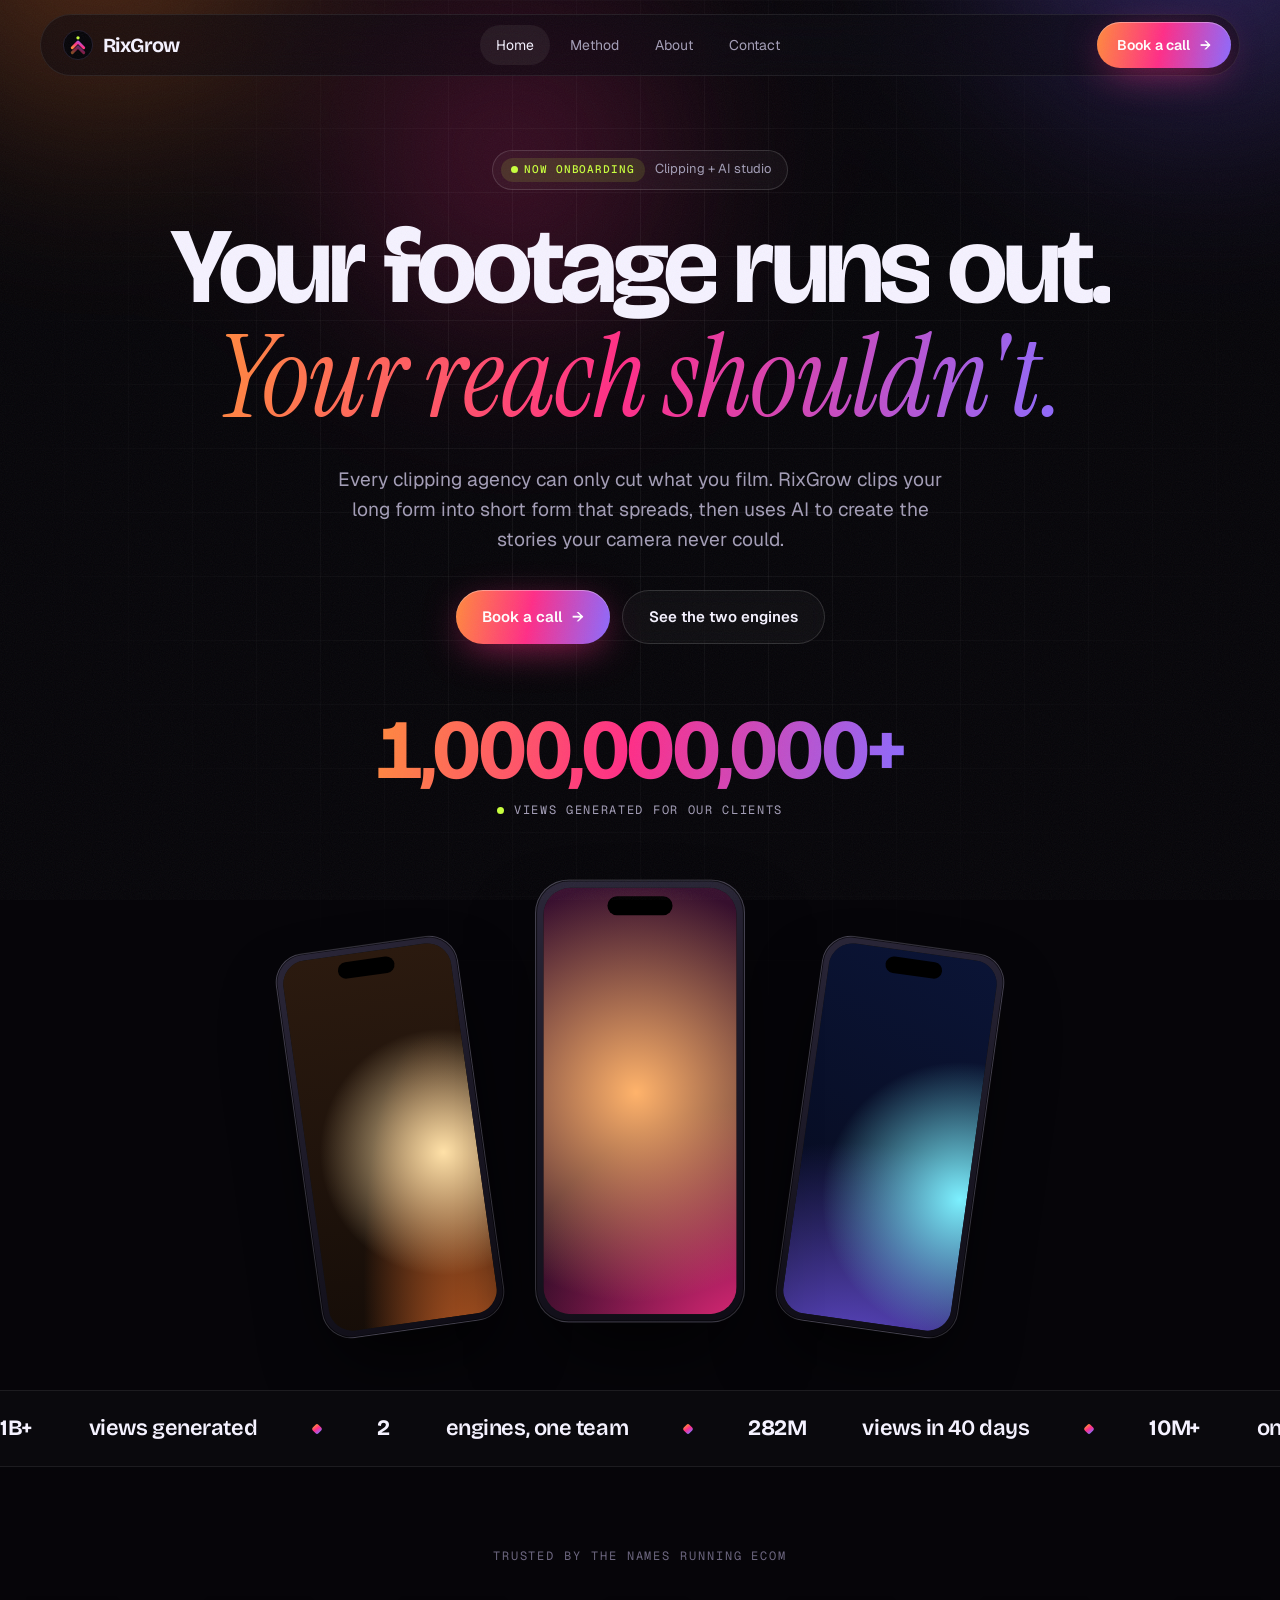
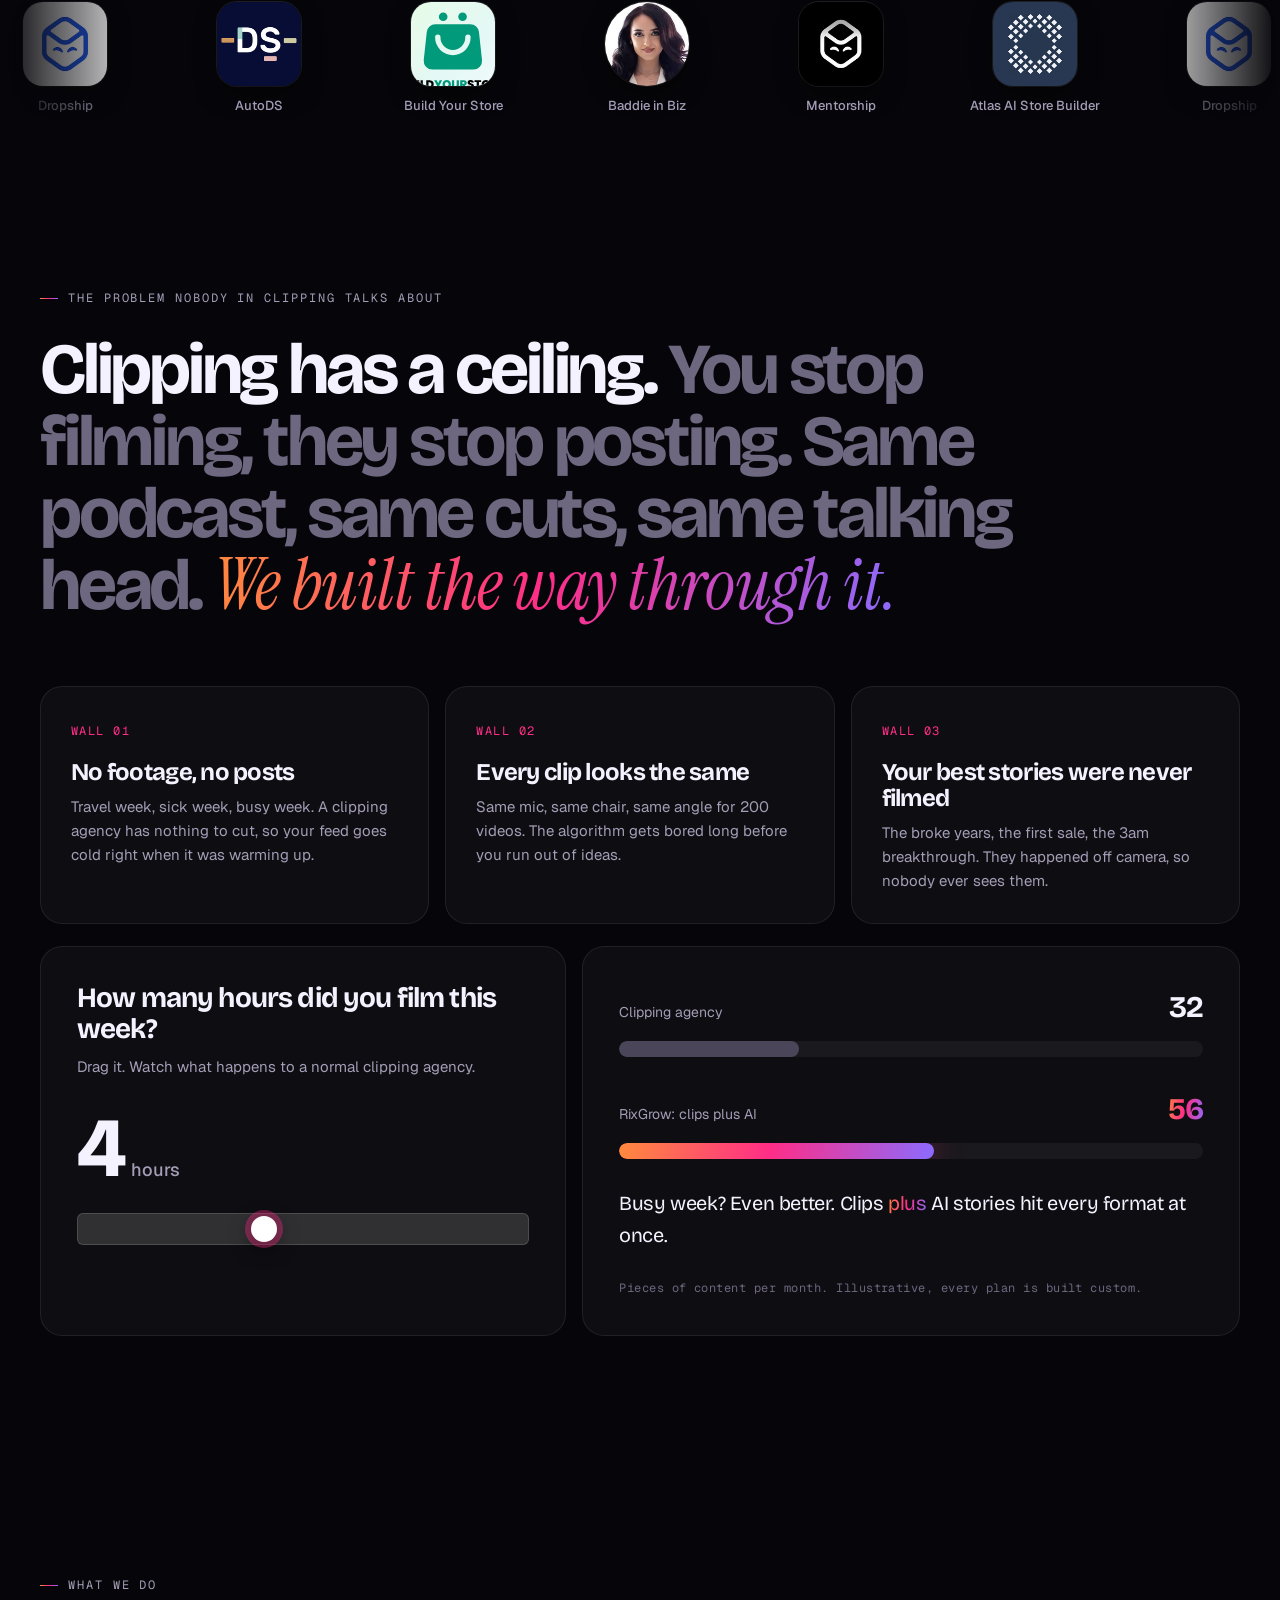
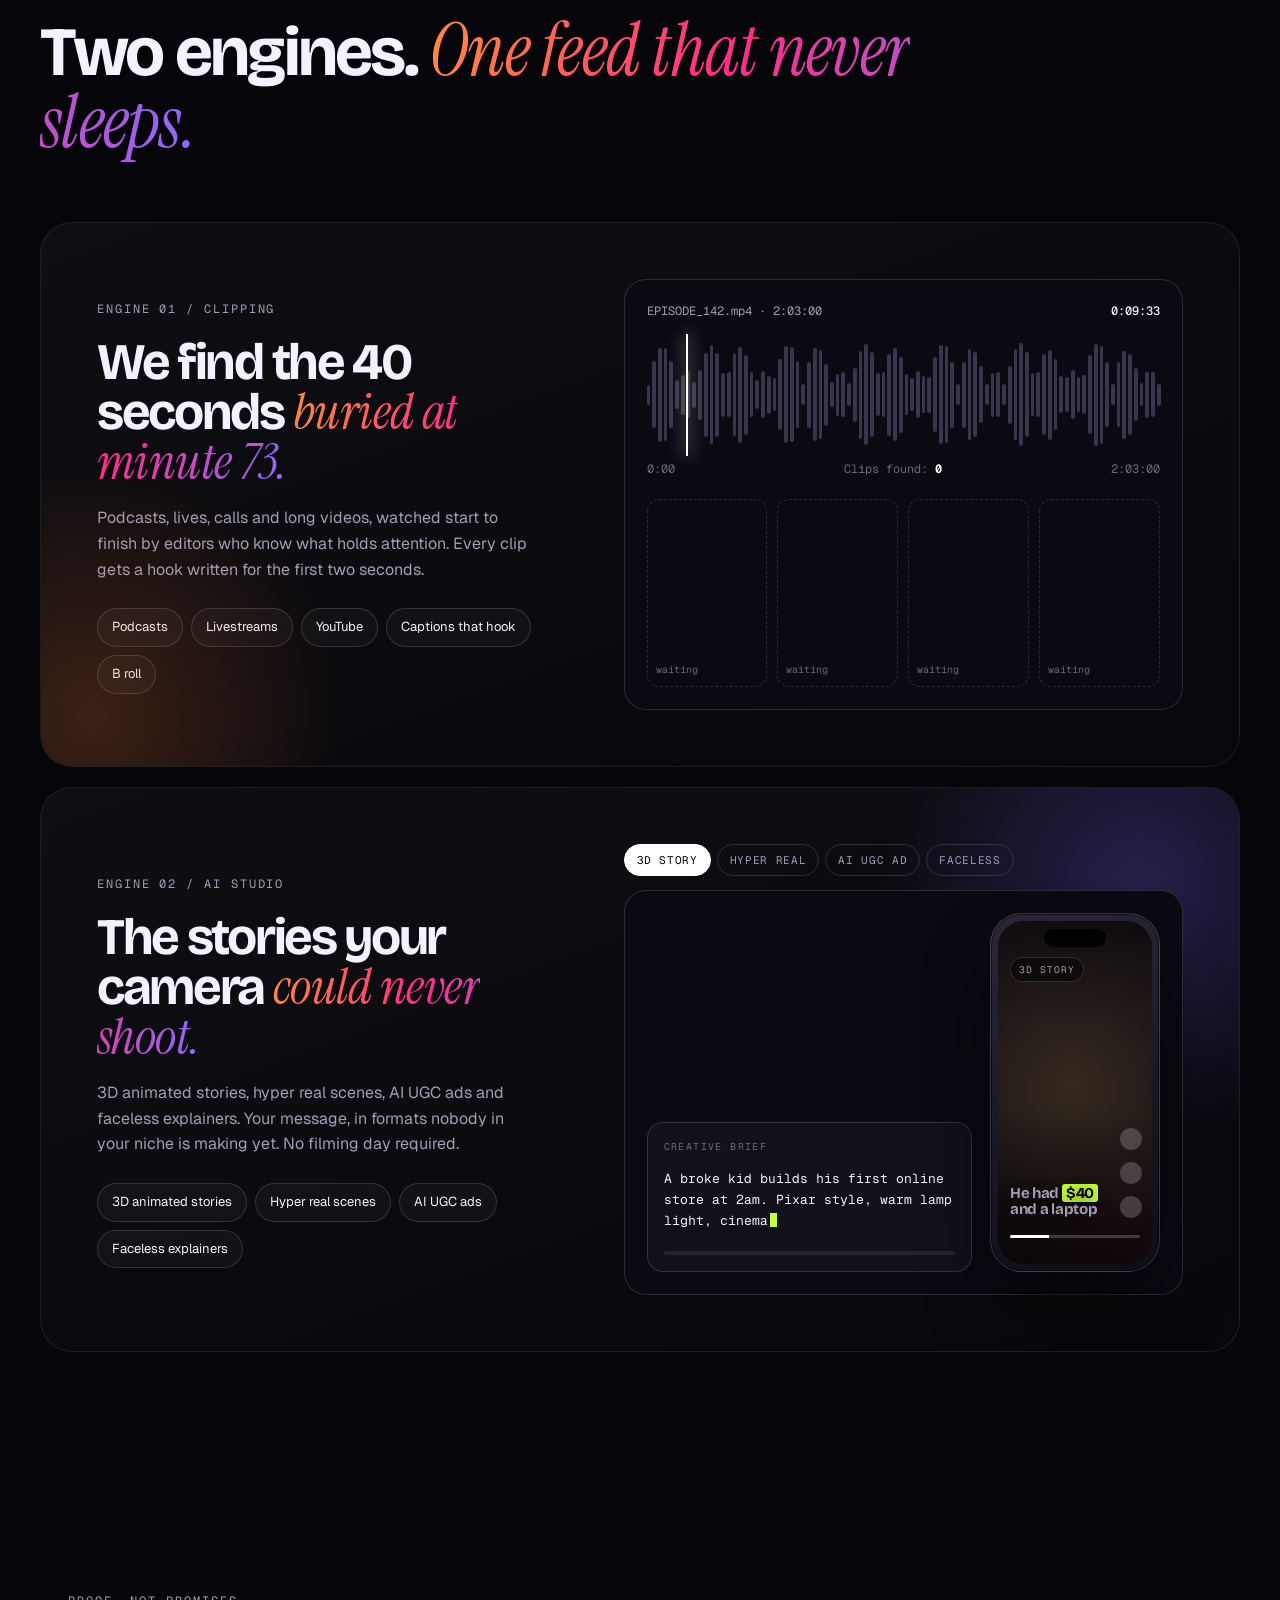
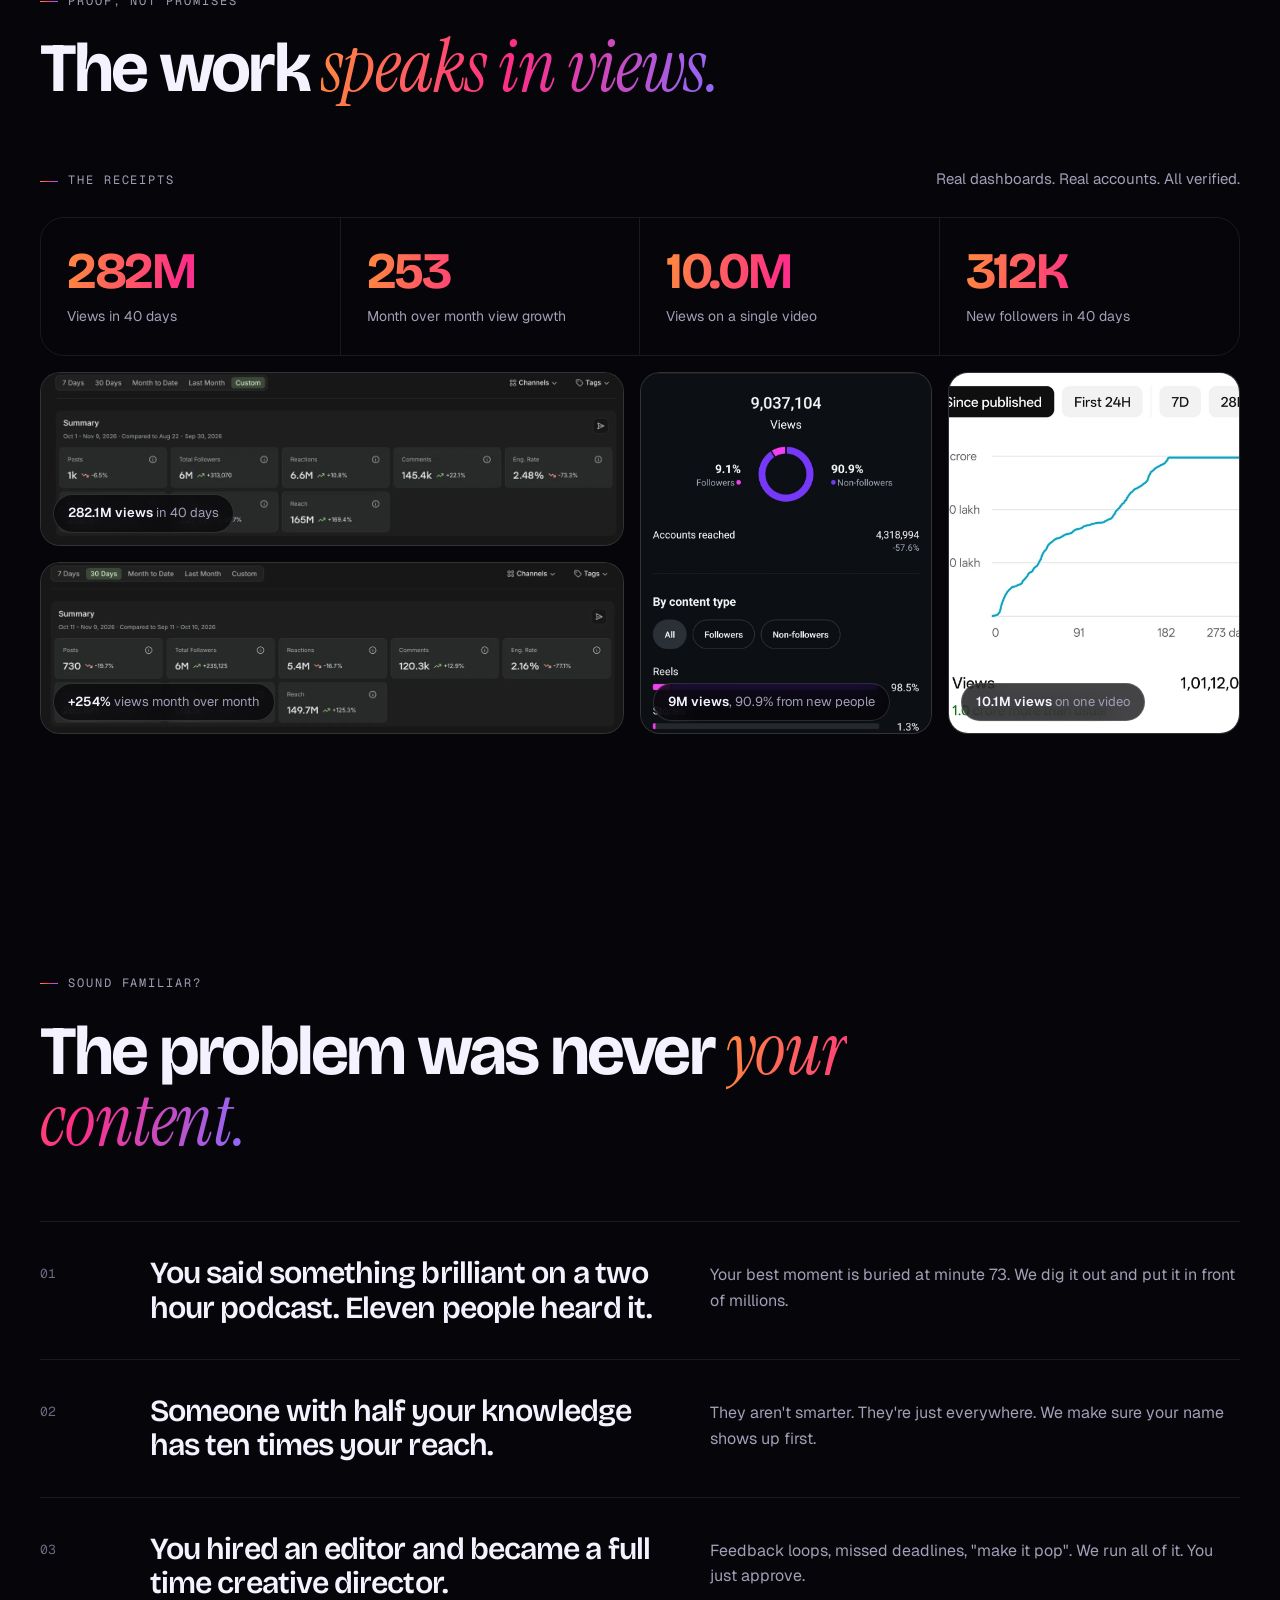
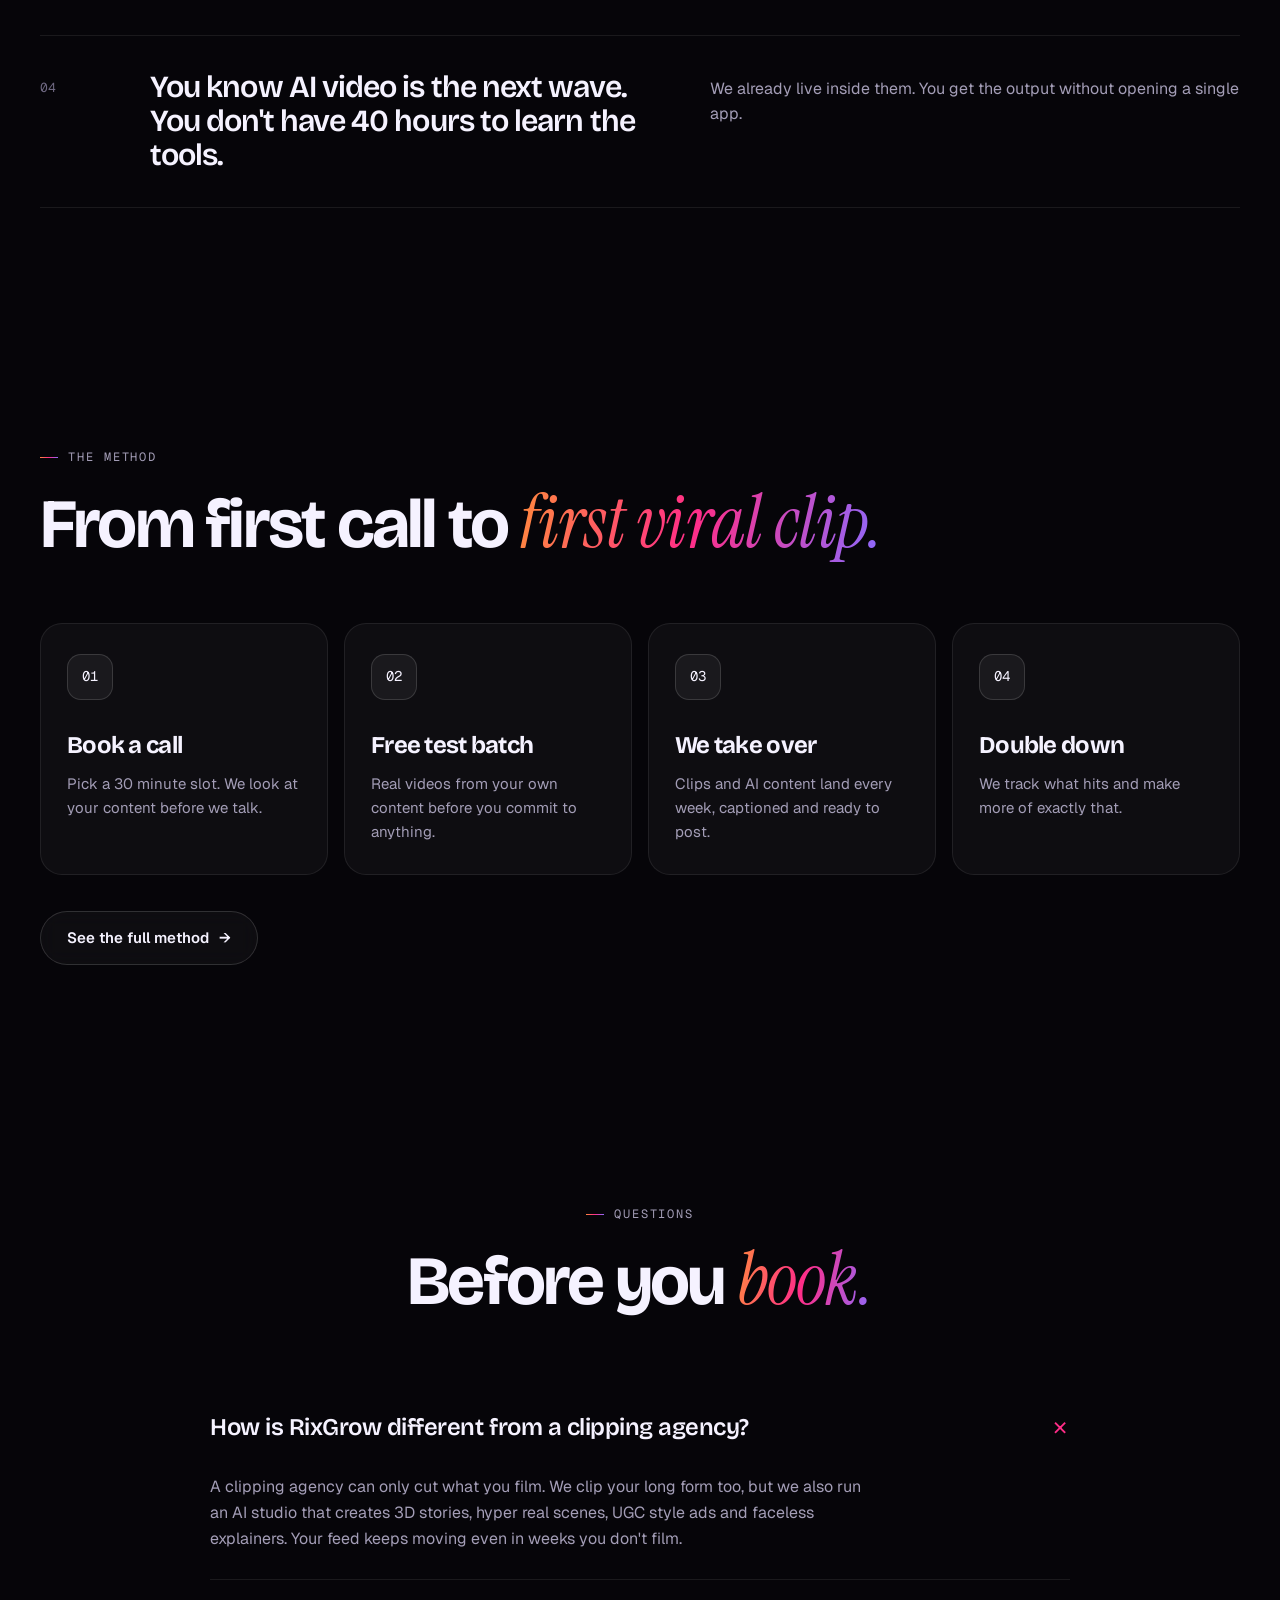
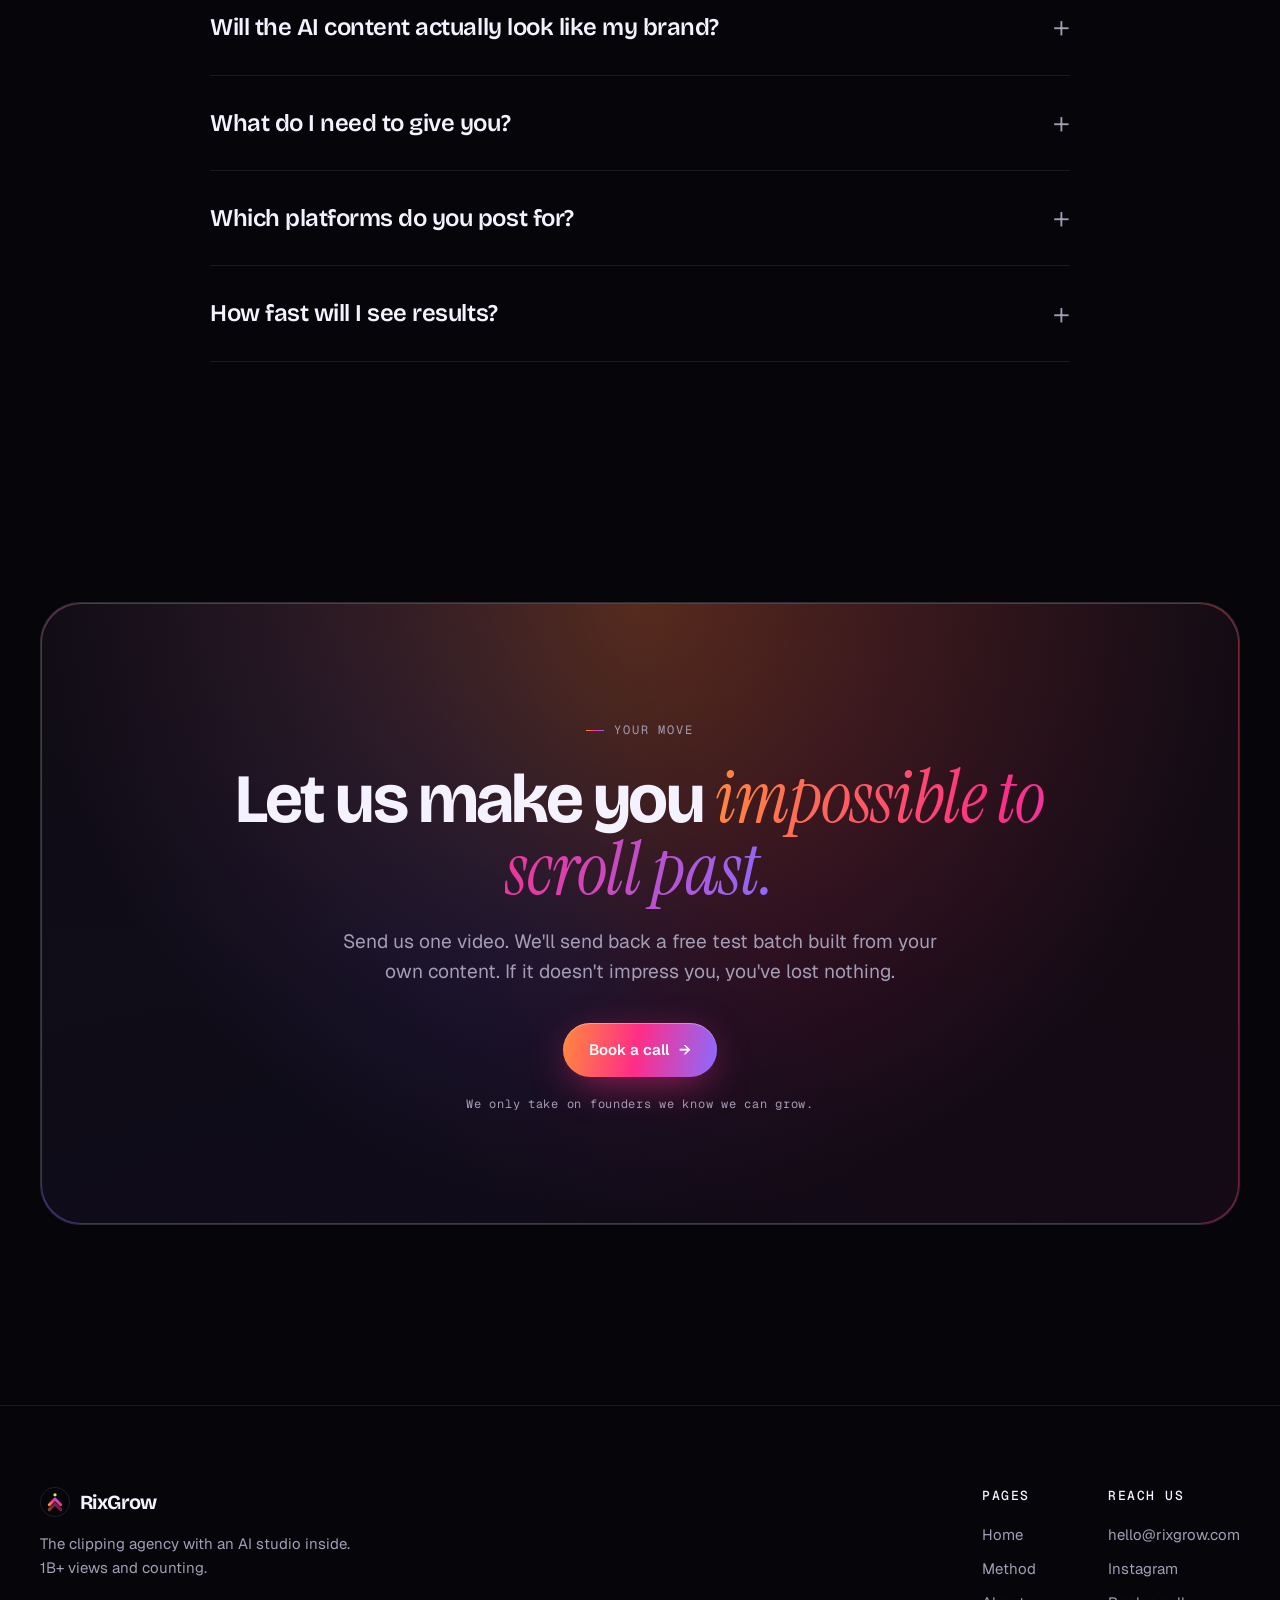
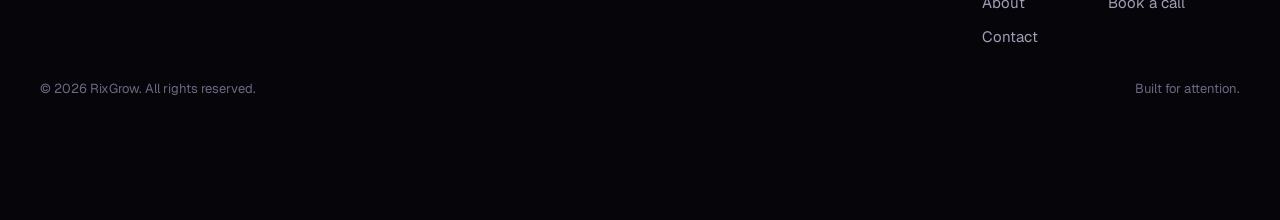
<file: index.html>
<!doctype html>
<html lang="en">
<head>
<meta charset="utf-8">
<meta name="viewport" content="width=device-width,initial-scale=1">
<title>RixGrow | The Clipping Agency With an AI Studio Inside</title>
<meta name="description" content="RixGrow clips your long form into short form that spreads, then uses AI to create the stories your camera never could. 1B+ views generated.">
<meta name="theme-color" content="#060509">
<link rel="preconnect" href="https://fonts.googleapis.com">
<link rel="preconnect" href="https://fonts.gstatic.com" crossorigin>
<link href="https://fonts.googleapis.com/css2?family=Bricolage+Grotesque:opsz,wght@12..96,400..800&family=Geist:wght@300..700&family=Geist+Mono:wght@400;500&family=Instrument+Serif:ital@0;1&display=swap" rel="stylesheet">
<link rel="stylesheet" href="styles.css?v=9">
<link rel="icon" type="image/png" sizes="48x48" href="favicon-48.png">
<link rel="icon" type="image/svg+xml" href="images/logo-mark.svg">
<link rel="apple-touch-icon" href="apple-touch-icon.png">
<meta property="og:type" content="website">
<meta property="og:site_name" content="RixGrow">
<meta property="og:title" content="RixGrow | The Clipping Agency With an AI Studio Inside">
<meta property="og:description" content="RixGrow clips your long form into short form that spreads, then uses AI to create the stories your camera never could. 1B+ views generated.">
<meta property="og:url" content="https://rixgrow.com/">
<meta property="og:image" content="https://rixgrow.com/og-share.png">
<meta property="og:image:width" content="1200">
<meta property="og:image:height" content="630">
<meta name="twitter:card" content="summary_large_image">
<meta name="twitter:image" content="https://rixgrow.com/og-share.png">
</head>
<body data-page="home">
<header class="nav"></header>

<main>
  <!-- HERO -->
  <section class="hero">
    <div class="aurora"><span></span><span></span><span></span></div>
    <div class="gridbg"></div>
    <div class="wrap">
      <span class="pill rv"><b><i class="live"></i>NOW ONBOARDING</b> Clipping + AI studio</span>
      <h1 class="h1 split">Your footage runs out.<br><span class="serif grad">Your reach shouldn't.</span></h1>
      <p class="lead rv d2">Every clipping agency can only cut what you film. RixGrow clips your long form into short form that spreads, then uses AI to create the stories your camera never could.</p>
      <div class="ctas rv d3">
        <a href="contact.html" class="btn pri">Book a call <span class="ar">&rarr;</span></a>
        <a href="#engines" class="btn ghost">See the two engines</a>
      </div>

      <div class="counter rv d4">
        <div class="num grad" data-count="1000000000" data-fmt="full" data-suffix="+" data-dur="3200">0</div>
        <div class="lab"><i class="live"></i>Views generated for our clients</div>
      </div>

      <!-- HERO VIDEOS: drop vertical 9:16 mp4s into videos/ named hero-1.mp4 (left), hero-2.mp4 (centre), hero-3.mp4 (right). They autoplay, muted, on loop. -->
      <div class="fan rv d4">
        <div class="phone vid l float" style="animation-delay:-2s"><div class="scr"><div class="art a3"></div><video src="videos/hero-1.mp4" autoplay muted loop playsinline preload="auto" disablepictureinpicture></video><div class="notch"></div></div></div>
        <div class="phone vid c float"><div class="scr"><div class="art a1"></div><video src="videos/hero-2.mp4" autoplay muted loop playsinline preload="auto" disablepictureinpicture></video><div class="notch"></div></div></div>
        <div class="phone vid r float" style="animation-delay:-2s"><div class="scr"><div class="art a2"></div><video src="videos/hero-3.mp4" autoplay muted loop playsinline preload="auto" disablepictureinpicture></video><div class="notch"></div></div></div>
      </div>
    </div>
  </section>

  <!-- TICKER -->
  <div class="ticker">
    <div class="row">
      <span><b>1B+</b> views generated</span><span><b>2</b> engines, one team</span><span><b>282M</b> views in 40 days</span><span><b>10M+</b> on a single video</span><span><b>0</b> hours on camera for AI content</span><span>Reels &middot; Shorts &middot; TikTok</span><span><b>10+</b> active clients</span>
      <span><b>1B+</b> views generated</span><span><b>2</b> engines, one team</span><span><b>282M</b> views in 40 days</span><span><b>10M+</b> on a single video</span><span><b>0</b> hours on camera for AI content</span><span>Reels &middot; Shorts &middot; TikTok</span><span><b>10+</b> active clients</span>
    </div>
  </div>

  <!-- BRANDS -->
  <div class="brands rv">
    <p class="cap">Trusted by the names running ecom</p>
    <div class="marq">
      <div class="row">
        <span class="logo-slot"><img src="images/logos/dropship-io.png" alt="Dropship logo" class="" loading="lazy" width="72" height="72"><em>Dropship</em></span><span class="logo-slot"><img src="images/logos/autods.png" alt="AutoDS logo" class="" loading="lazy" width="72" height="72"><em>AutoDS</em></span><span class="logo-slot"><img src="images/logos/build-your-store.svg" alt="Build Your Store logo" class="" loading="lazy" width="72" height="72"><em>Build Your Store</em></span><span class="logo-slot"><img src="images/logos/baddie-in-biz.jpg" alt="Baddie in Biz logo" class="round" loading="lazy" width="72" height="72"><em>Baddie in Biz</em></span><span class="logo-slot"><img src="images/logos/mentorship.png" alt="Mentorship logo" class="" loading="lazy" width="72" height="72"><em>Mentorship</em></span><span class="logo-slot"><img src="images/logos/atlas-ai.png" alt="Atlas AI Store Builder logo" class="" loading="lazy" width="72" height="72"><em>Atlas AI Store Builder</em></span>
        <span class="logo-slot"><img src="images/logos/dropship-io.png" alt="Dropship logo" class="" loading="lazy" width="72" height="72"><em>Dropship</em></span><span class="logo-slot"><img src="images/logos/autods.png" alt="AutoDS logo" class="" loading="lazy" width="72" height="72"><em>AutoDS</em></span><span class="logo-slot"><img src="images/logos/build-your-store.svg" alt="Build Your Store logo" class="" loading="lazy" width="72" height="72"><em>Build Your Store</em></span><span class="logo-slot"><img src="images/logos/baddie-in-biz.jpg" alt="Baddie in Biz logo" class="round" loading="lazy" width="72" height="72"><em>Baddie in Biz</em></span><span class="logo-slot"><img src="images/logos/mentorship.png" alt="Mentorship logo" class="" loading="lazy" width="72" height="72"><em>Mentorship</em></span><span class="logo-slot"><img src="images/logos/atlas-ai.png" alt="Atlas AI Store Builder logo" class="" loading="lazy" width="72" height="72"><em>Atlas AI Store Builder</em></span>
      </div>
    </div>
  </div>

  <!-- THE CEILING -->
  <section class="ceiling">
    <div class="wrap">
      <span class="eyebrow rv">The problem nobody in clipping talks about</span>
      <p class="big rv" style="margin-top:26px">Clipping has a ceiling. <span class="dim">You stop filming, they stop posting. Same podcast, same cuts, same talking head.</span> <span class="serif grad">We built the way through it.</span></p>

      <div class="walls">
        <div class="wall rv d1"><span class="x">WALL 01</span><h4>No footage, no posts</h4><p>Travel week, sick week, busy week. A clipping agency has nothing to cut, so your feed goes cold right when it was warming up.</p></div>
        <div class="wall rv d2"><span class="x">WALL 02</span><h4>Every clip looks the same</h4><p>Same mic, same chair, same angle for 200 videos. The algorithm gets bored long before you run out of ideas.</p></div>
        <div class="wall rv d3"><span class="x">WALL 03</span><h4>Your best stories were never filmed</h4><p>The broke years, the first sale, the 3am breakthrough. They happened off camera, so nobody ever sees them.</p></div>
      </div>

      <div class="calc rv">
        <div class="ctrl">
          <h4>How many hours did you film this week?</h4>
          <p>Drag it. Watch what happens to a normal clipping agency.</p>
          <div class="hrs"><span id="hrsv">4</span><small>hours</small></div>
          <input type="range" id="hrs" min="0" max="10" value="4" aria-label="Hours filmed this week">
        </div>
        <div class="out">
          <div class="lane them"><div class="top"><span>Clipping agency</span><b id="them">0</b></div><div class="track"><div class="fill" id="themf"></div></div></div>
          <div class="lane us"><div class="top"><span>RixGrow: clips plus AI</span><b class="grad" id="us">0</b></div><div class="track"><div class="fill" id="usf"></div></div></div>
          <p class="msg" id="msg"></p>
          <p class="note">Pieces of content per month. Illustrative, every plan is built custom.</p>
        </div>
      </div>
    </div>
  </section>

  <!-- ENGINES -->
  <section id="engines">
    <div class="wrap">
      <div class="head rv">
        <span class="eyebrow">What we do</span>
        <h2 class="h2">Two engines. <span class="serif grad">One feed that never sleeps.</span></h2>
      </div>

      <div class="eng clip rv">
        <div>
          <span class="num">ENGINE 01 / CLIPPING</span>
          <h3>We find the 40 seconds <span class="serif grad">buried at minute 73.</span></h3>
          <p>Podcasts, lives, calls and long videos, watched start to finish by editors who know what holds attention. Every clip gets a hook written for the first two seconds.</p>
          <div class="chips"><span>Podcasts</span><span>Livestreams</span><span>YouTube</span><span>Captions that hook</span><span>B roll</span></div>
        </div>
        <div class="demo">
          <div class="top"><span>EPISODE_142.mp4 &middot; 2:03:00</span><b><span id="stamp">0:00:00</span></b></div>
          <div class="wave"><span class="head-line"></span></div>
          <div class="time"><span>0:00</span><span>Clips found: <b style="color:#fff" id="clipcount">0</b></span><span>2:03:00</span></div>
          <div class="found"><div><span>waiting</span></div><div><span>waiting</span></div><div><span>waiting</span></div><div><span>waiting</span></div></div>
        </div>
      </div>

      <div class="eng ai rv">
        <div>
          <span class="num">ENGINE 02 / AI STUDIO</span>
          <h3>The stories your camera <span class="serif grad">could never shoot.</span></h3>
          <p>3D animated stories, hyper real scenes, AI UGC ads and faceless explainers. Your message, in formats nobody in your niche is making yet. No filming day required.</p>
          <div class="chips"><span>3D animated stories</span><span>Hyper real scenes</span><span>AI UGC ads</span><span>Faceless explainers</span></div>
        </div>
        <div>
          <div class="tabs"></div>
          <div class="studio demo">
            <div class="prompt">
              <span class="lab mono">Creative brief</span>
              <div class="txt mono"></div>
              <div class="render"><i></i></div>
            </div>
            <div class="phone"><div class="scr"><div class="art a1"></div><div class="notch"></div><span class="tag">3D story</span><div class="cap">He had <em>$40</em> and a laptop</div><div class="side"><i></i><i></i><i></i></div><div class="bar"></div></div></div>
          </div>
        </div>
      </div>
    </div>
  </section>

  <!-- RESULTS -->
  <section>
    <div class="wrap">
      <div class="head rv">
        <span class="eyebrow">Proof, not promises</span>
        <h2 class="h2">The work <span class="serif grad">speaks in views.</span></h2>
      </div>
      <div class="receipts-head rv">
        <span class="eyebrow">The receipts</span>
        <p>Real dashboards. Real accounts. All verified.</p>
      </div>
      <div class="rstats rv">
        <div><div class="n grad" data-count="282100000" data-fmt="short" data-suffix="+">0</div><div class="l">Views in 40 days</div></div>
        <div><div class="n grad" data-count="254" data-suffix="%">0</div><div class="l">Month over month view growth</div></div>
        <div><div class="n grad" data-count="10100000" data-fmt="short" data-suffix="+">0</div><div class="l">Views on a single video</div></div>
        <div><div class="n grad" data-count="313000" data-fmt="short" data-suffix="+">0</div><div class="l">New followers in 40 days</div></div>
      </div>
      <div class="receipts">
        <figure class="rc wide rv"><img src="images/proof/dash-40d.webp" alt="Dashboard: 282.1M views from Oct 1 to Nov 9" loading="lazy"><figcaption><b>282.1M views</b> in 40 days</figcaption></figure>
        <figure class="rc wide rv d1"><img src="images/proof/dash-30d.webp" alt="Dashboard: 265.4M views in 30 days, up 254 percent" loading="lazy"><figcaption><b>+254%</b> views month over month</figcaption></figure>
        <figure class="rc tall rv d2"><img src="images/proof/ig-9m.jpg" alt="Instagram insights: 9 million views, 90.9 percent non followers" loading="lazy"><figcaption><b>9M views</b>, 90.9% from new people</figcaption></figure>
        <figure class="rc tall rv d3"><img src="images/proof/yt-10m.jpg" alt="YouTube analytics: 10.1 million views on one video" loading="lazy"><figcaption><b>10.1M views</b> on one video</figcaption></figure>
      </div>
    </div>
  </section>

  <!-- PAINS -->
  <section>
    <div class="wrap">
      <div class="head rv">
        <span class="eyebrow">Sound familiar?</span>
        <h2 class="h2">The problem was never <span class="serif grad">your content.</span></h2>
      </div>
      <div class="plist">
        <div class="prow rv"><span class="k">01</span><p class="q">You said something brilliant on a two hour podcast. Eleven people heard it.</p><p class="a">Your best moment is buried at minute 73. We dig it out and put it in front of millions.</p></div>
        <div class="prow rv"><span class="k">02</span><p class="q">Someone with half your knowledge has ten times your reach.</p><p class="a">They aren't smarter. They're just everywhere. We make sure your name shows up first.</p></div>
        <div class="prow rv"><span class="k">03</span><p class="q">You hired an editor and became a full time creative director.</p><p class="a">Feedback loops, missed deadlines, "make it pop". We run all of it. You just approve.</p></div>
        <div class="prow rv"><span class="k">04</span><p class="q">You know AI video is the next wave. You don't have 40 hours to learn the tools.</p><p class="a">We already live inside them. You get the output without opening a single app.</p></div>
      </div>
    </div>
  </section>

  <!-- METHOD -->
  <section>
    <div class="wrap">
      <div class="head rv">
        <span class="eyebrow">The method</span>
        <h2 class="h2">From first call to <span class="serif grad">first viral clip.</span></h2>
      </div>
      <div class="steps">
        <div class="step rv d1"><div class="k">01</div><h4>Book a call</h4><p>Pick a 30 minute slot. We look at your content before we talk.</p></div>
        <div class="step rv d2"><div class="k">02</div><h4>Free test batch</h4><p>Real videos from your own content before you commit to anything.</p></div>
        <div class="step rv d3"><div class="k">03</div><h4>We take over</h4><p>Clips and AI content land every week, captioned and ready to post.</p></div>
        <div class="step rv d4"><div class="k">04</div><h4>Double down</h4><p>We track what hits and make more of exactly that.</p></div>
      </div>
      <div class="rv" style="margin-top:36px"><a href="method.html" class="btn ghost">See the full method <span class="ar">&rarr;</span></a></div>
    </div>
  </section>

  <!-- FAQ -->
  <section>
    <div class="wrap">
      <div class="head c rv">
        <span class="eyebrow">Questions</span>
        <h2 class="h2">Before you <span class="serif grad">book.</span></h2>
      </div>
      <div class="faq rv">
        <details open><summary>How is RixGrow different from a clipping agency?</summary><p>A clipping agency can only cut what you film. We clip your long form too, but we also run an AI studio that creates 3D stories, hyper real scenes, UGC style ads and faceless explainers. Your feed keeps moving even in weeks you don't film.</p></details>
        <details><summary>Will the AI content actually look like my brand?</summary><p>Yes. Every piece starts from your story, your offer and your voice. We build a style guide in week one so everything we make looks and sounds like you, not like a generic AI video.</p></details>
        <details><summary>What do I need to give you?</summary><p>Links to your long form content and one call with us. That's it. We handle hooks, editing, captions, AI production and posting schedules.</p></details>
        <details><summary>Which platforms do you post for?</summary><p>Instagram Reels, YouTube Shorts and TikTok. Every video gets cut, captioned and sized for each one.</p></details>
        <details><summary>How fast will I see results?</summary><p>You see real work in your free test batch before you commit. Most clients see their first strong performers within the first month, and every month gets sharper because we double down on what hits.</p></details>
      </div>
    </div>
  </section>

  <!-- CTA -->
  <section>
    <div class="wrap">
      <div class="cta rv">
        <span class="eyebrow">Your move</span>
        <h2 class="h2">Let us make you <span class="serif grad">impossible to scroll past.</span></h2>
        <p class="lead">Send us one video. We'll send back a free test batch built from your own content. If it doesn't impress you, you've lost nothing.</p>
        <a href="contact.html" class="btn pri">Book a call <span class="ar">&rarr;</span></a>
        <small>We only take on founders we know we can grow.</small>
      </div>
    </div>
  </section>
</main>

<footer></footer>
<script src="main.js?v=8"></script>
</body>
</html>
</file>
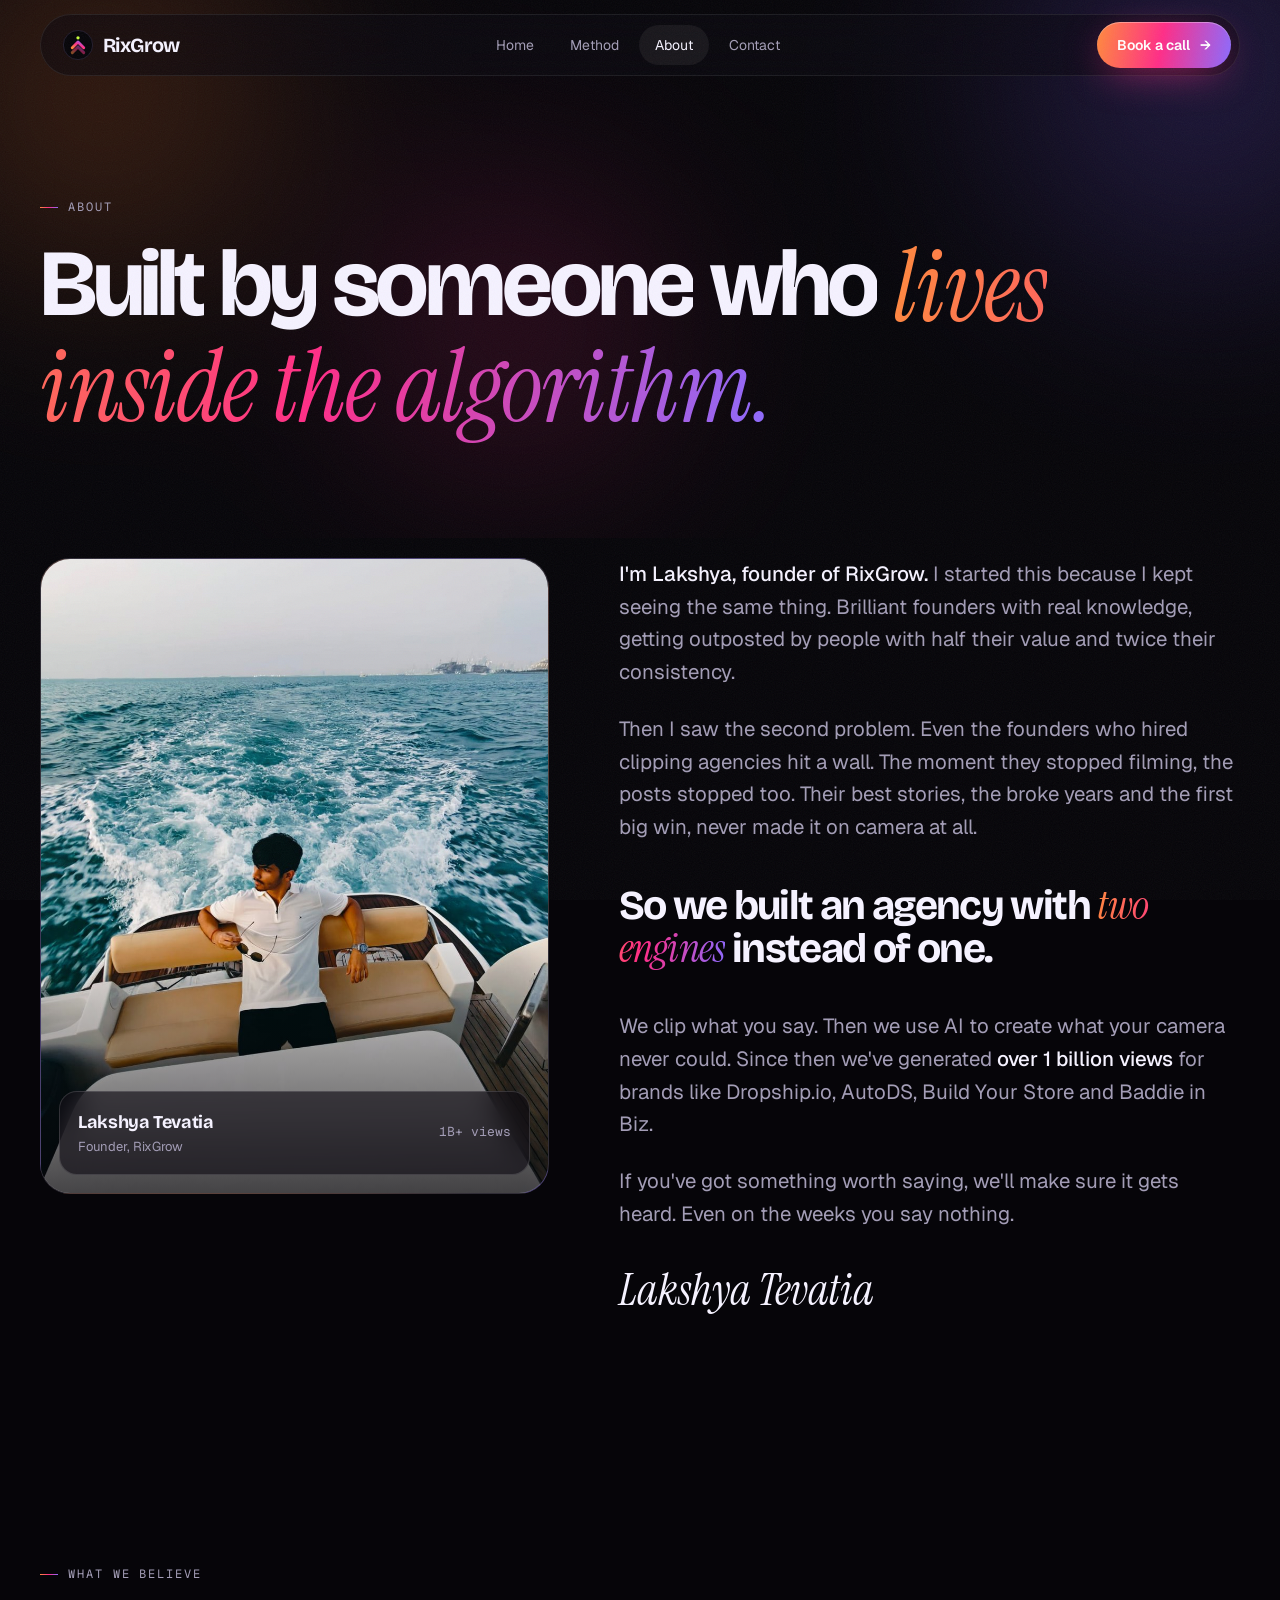
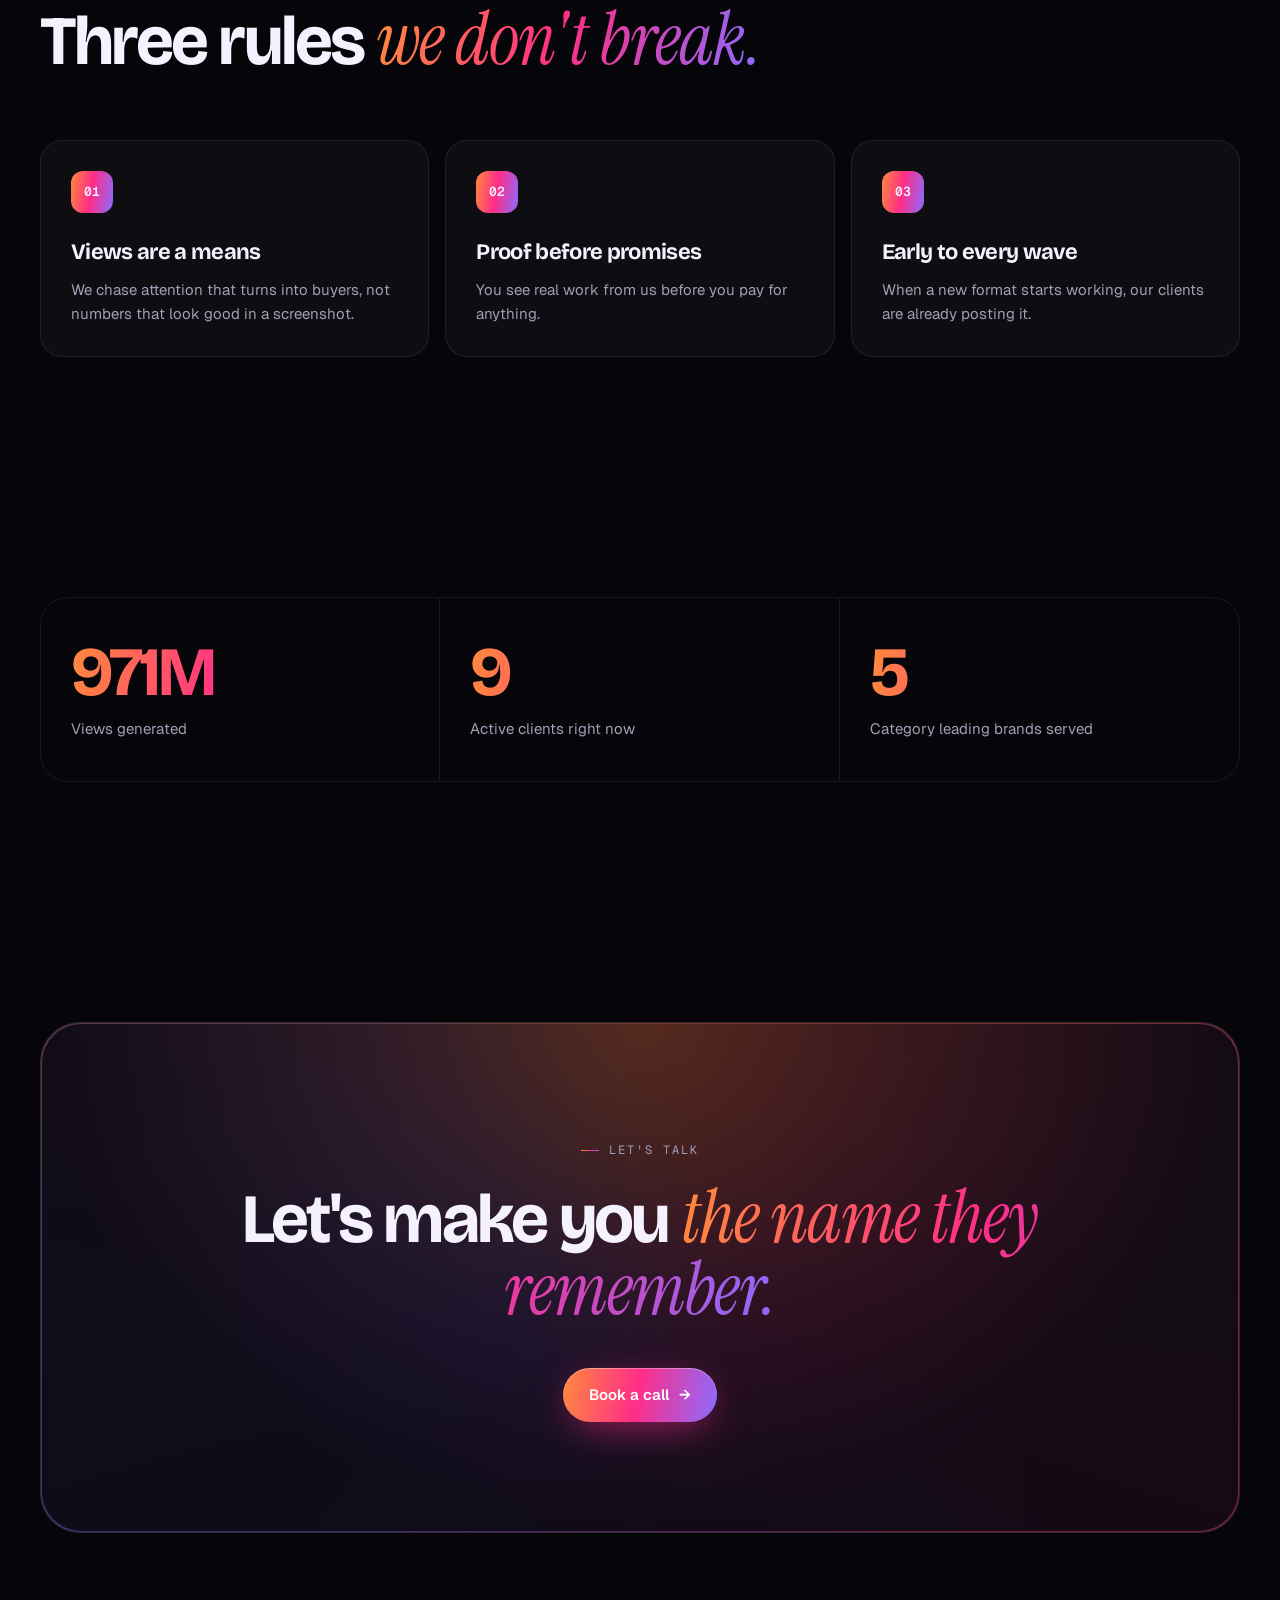
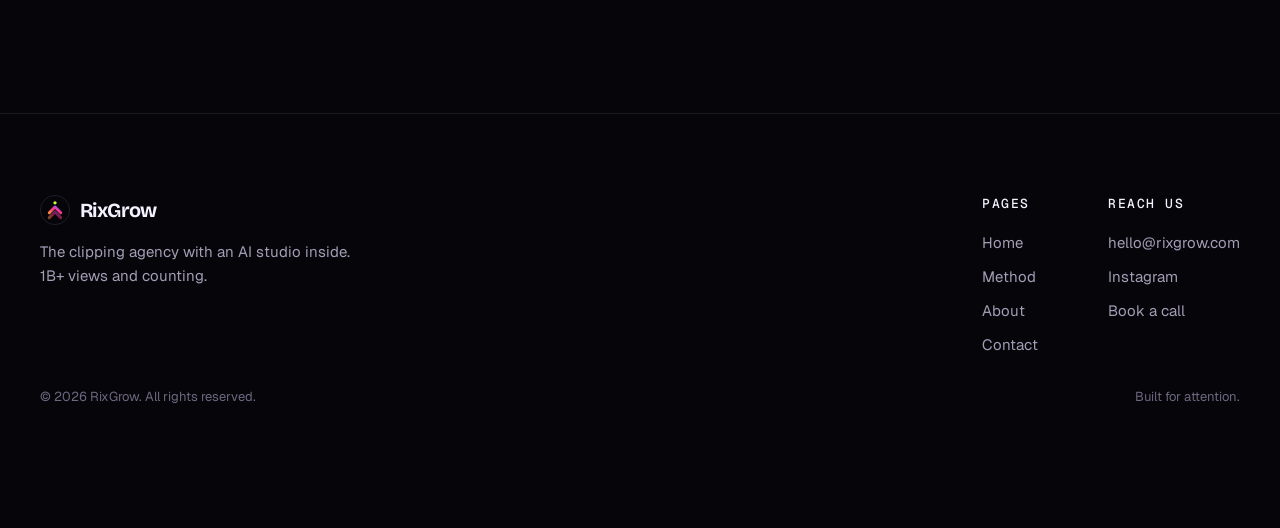
<file: about.html>
<!doctype html>
<html lang="en">
<head>
<meta charset="utf-8">
<meta name="viewport" content="width=device-width,initial-scale=1">
<title>About | RixGrow</title>
<meta name="description" content="The story behind RixGrow and why we build attention for founders.">
<meta name="theme-color" content="#060509">
<link rel="preconnect" href="https://fonts.googleapis.com">
<link rel="preconnect" href="https://fonts.gstatic.com" crossorigin>
<link href="https://fonts.googleapis.com/css2?family=Bricolage+Grotesque:opsz,wght@12..96,400..800&family=Geist:wght@300..700&family=Geist+Mono:wght@400;500&family=Instrument+Serif:ital@0;1&display=swap" rel="stylesheet">
<link rel="stylesheet" href="styles.css?v=9">
<link rel="icon" type="image/png" sizes="48x48" href="favicon-48.png">
<link rel="icon" type="image/svg+xml" href="images/logo-mark.svg">
<link rel="apple-touch-icon" href="apple-touch-icon.png">
<meta property="og:type" content="website">
<meta property="og:site_name" content="RixGrow">
<meta property="og:title" content="About | RixGrow">
<meta property="og:description" content="The story behind RixGrow and why we build attention for founders.">
<meta property="og:url" content="https://rixgrow.com/about.html">
<meta property="og:image" content="https://rixgrow.com/og-share.png">
<meta property="og:image:width" content="1200">
<meta property="og:image:height" content="630">
<meta name="twitter:card" content="summary_large_image">
<meta name="twitter:image" content="https://rixgrow.com/og-share.png">
</head>
<body data-page="about">
<header class="nav"></header>

<main>
  <section class="phero">
    <div class="aurora" style="opacity:.45"><span></span><span></span><span></span></div>
    <div class="wrap">
      <span class="eyebrow rv">About</span>
      <h1 class="h1 split">Built by someone who <span class="serif grad">lives inside the algorithm.</span></h1>
    </div>
  </section>

  <section style="padding-top:20px">
    <div class="wrap about">
      <div class="portrait rv">
        <img src="images/lakshya.jpg" alt="Lakshya Tevatia, founder of RixGrow" width="960" height="1200">
        <div class="badge"><div><b>Lakshya Tevatia</b><br><span>Founder, RixGrow</span></div><span class="mono">1B+ views</span></div>
      </div>
      <div class="story">
        <p class="rv"><strong>I'm Lakshya, founder of RixGrow.</strong> I started this because I kept seeing the same thing. Brilliant founders with real knowledge, getting outposted by people with half their value and twice their consistency.</p>
        <p class="rv">Then I saw the second problem. Even the founders who hired clipping agencies hit a wall. The moment they stopped filming, the posts stopped too. Their best stories, the broke years and the first big win, never made it on camera at all.</p>
        <p class="pull rv">So we built an agency with <span class="serif grad">two engines</span> instead of one.</p>
        <p class="rv">We clip what you say. Then we use AI to create what your camera never could. Since then we've generated <strong>over 1 billion views</strong> for brands like Dropship.io, AutoDS, Build Your Store and Baddie in Biz.</p>
        <p class="rv">If you've got something worth saying, we'll make sure it gets heard. Even on the weeks you say nothing.</p>
        <div class="sign rv">Lakshya Tevatia</div>
      </div>
    </div>
  </section>

  <section>
    <div class="wrap">
      <div class="head rv">
        <span class="eyebrow">What we believe</span>
        <h2 class="h2">Three rules <span class="serif grad">we don't break.</span></h2>
      </div>
      <div class="grid3">
        <div class="box rv d1"><div class="ic">01</div><h4>Views are a means</h4><p>We chase attention that turns into buyers, not numbers that look good in a screenshot.</p></div>
        <div class="box rv d2"><div class="ic">02</div><h4>Proof before promises</h4><p>You see real work from us before you pay for anything.</p></div>
        <div class="box rv d3"><div class="ic">03</div><h4>Early to every wave</h4><p>When a new format starts working, our clients are already posting it.</p></div>
      </div>
    </div>
  </section>

  <section>
    <div class="wrap">
      <div class="stats3 rv">
        <div><div class="n grad" data-count="1000000000" data-fmt="short" data-suffix="+">0</div><div class="l">Views generated</div></div>
        <div><div class="n grad" data-count="10" data-suffix="+">0</div><div class="l">Active clients right now</div></div>
        <div><div class="n grad" data-count="6">0</div><div class="l">Category leading brands served</div></div>
      </div>
    </div>
  </section>

  <section>
    <div class="wrap">
      <div class="cta rv">
        <span class="eyebrow">Let's talk</span>
        <h2 class="h2">Let's make you <span class="serif grad">the name they remember.</span></h2>
        <a href="contact.html" class="btn pri" style="margin-top:20px">Book a call <span class="ar">&rarr;</span></a>
      </div>
    </div>
  </section>
</main>

<footer></footer>
<script src="main.js?v=8"></script>
</body>
</html>
</file>
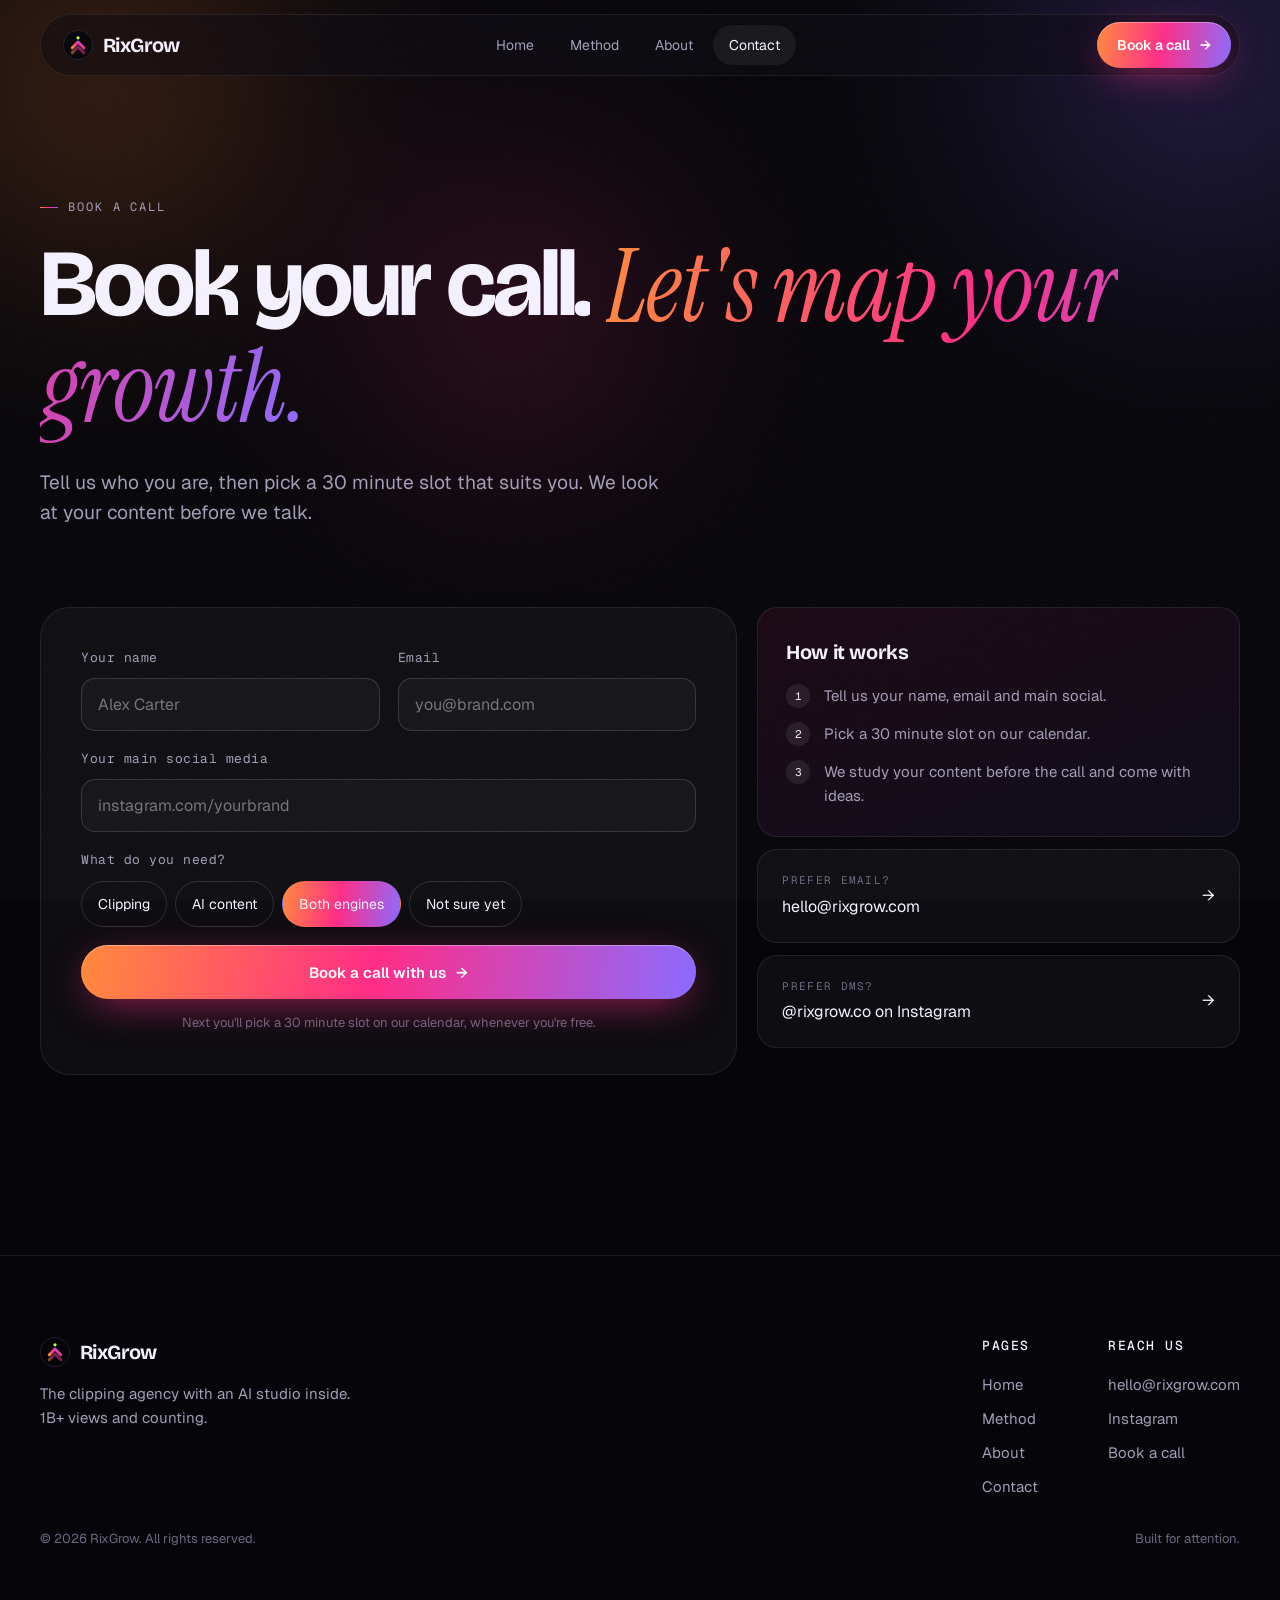
<file: contact.html>
<!doctype html>
<html lang="en">
<head>
<meta charset="utf-8">
<meta name="viewport" content="width=device-width,initial-scale=1">
<title>Book a call | RixGrow</title>
<meta name="description" content="Book a free 30 minute call with RixGrow.">
<meta name="theme-color" content="#060509">
<link rel="preconnect" href="https://fonts.googleapis.com">
<link rel="preconnect" href="https://fonts.gstatic.com" crossorigin>
<link href="https://fonts.googleapis.com/css2?family=Bricolage+Grotesque:opsz,wght@12..96,400..800&family=Geist:wght@300..700&family=Geist+Mono:wght@400;500&family=Instrument+Serif:ital@0;1&display=swap" rel="stylesheet">
<link rel="stylesheet" href="styles.css?v=9">
<link rel="icon" type="image/png" sizes="48x48" href="favicon-48.png">
<link rel="icon" type="image/svg+xml" href="images/logo-mark.svg">
<link rel="apple-touch-icon" href="apple-touch-icon.png">
<meta property="og:type" content="website">
<meta property="og:site_name" content="RixGrow">
<meta property="og:title" content="Book a call | RixGrow">
<meta property="og:description" content="Book a free 30 minute call with RixGrow.">
<meta property="og:url" content="https://rixgrow.com/contact.html">
<meta property="og:image" content="https://rixgrow.com/og-share.png">
<meta property="og:image:width" content="1200">
<meta property="og:image:height" content="630">
<meta name="twitter:card" content="summary_large_image">
<meta name="twitter:image" content="https://rixgrow.com/og-share.png">
</head>
<body data-page="contact">
<header class="nav"></header>

<main>
  <section class="phero">
    <div class="aurora" style="opacity:.45"><span></span><span></span><span></span></div>
    <div class="wrap">
      <span class="eyebrow rv">Book a call</span>
      <h1 class="h1 split">Book your call. <span class="serif grad">Let's map your growth.</span></h1>
      <p class="lead rv d2">Tell us who you are, then pick a 30 minute slot that suits you. We look at your content before we talk.</p>
    </div>
  </section>

  <section style="padding-top:10px">
    <div class="wrap contact">
      <!-- On submit this opens Cal.com (CAL_URL in main.js) with the name, email, social and need filled in -->
      <form id="brief" class="rv">
        <label>Your name<input name="name" required autocomplete="name" placeholder="Alex Carter"></label>
        <label>Email<input name="email" type="email" required autocomplete="email" placeholder="you@brand.com"></label>
        <label class="full">Your main social media<input name="social" required placeholder="instagram.com/yourbrand"></label>
        <div class="full"><label style="margin-bottom:10px">What do you need?</label>
          <div class="opts">
            <input type="radio" name="need" id="n1" value="Clipping"><label for="n1">Clipping</label>
            <input type="radio" name="need" id="n2" value="AI content"><label for="n2">AI content</label>
            <input type="radio" name="need" id="n3" value="Both engines" checked><label for="n3">Both engines</label>
            <input type="radio" name="need" id="n4" value="Not sure yet"><label for="n4">Not sure yet</label>
          </div>
        </div>
        <button class="btn pri full" type="submit" style="justify-content:center">Book a call with us <span class="ar">&rarr;</span></button>
        <p class="full form-note">Next you'll pick a 30 minute slot on our calendar, whenever you're free.</p>
      </form>

      <div class="cinfo rv d2">
        <div class="next">
          <h4>How it works</h4>
          <ol>
            <li>Tell us your name, email and main social.</li>
            <li>Pick a 30 minute slot on our calendar.</li>
            <li>We study your content before the call and come with ideas.</li>
          </ol>
        </div>
        <a href="mailto:hello@rixgrow.com" class="email-link"><div><small>Prefer email?</small>hello@rixgrow.com</div><span>&rarr;</span></a>
        <a href="https://www.instagram.com/rixgrow.co/" target="_blank" rel="noopener"><div><small>Prefer DMs?</small>@rixgrow.co on Instagram</div><span>&rarr;</span></a>
      </div>
    </div>
  </section>
</main>

<footer></footer>
<script src="main.js?v=8"></script>
</body>
</html>
</file>
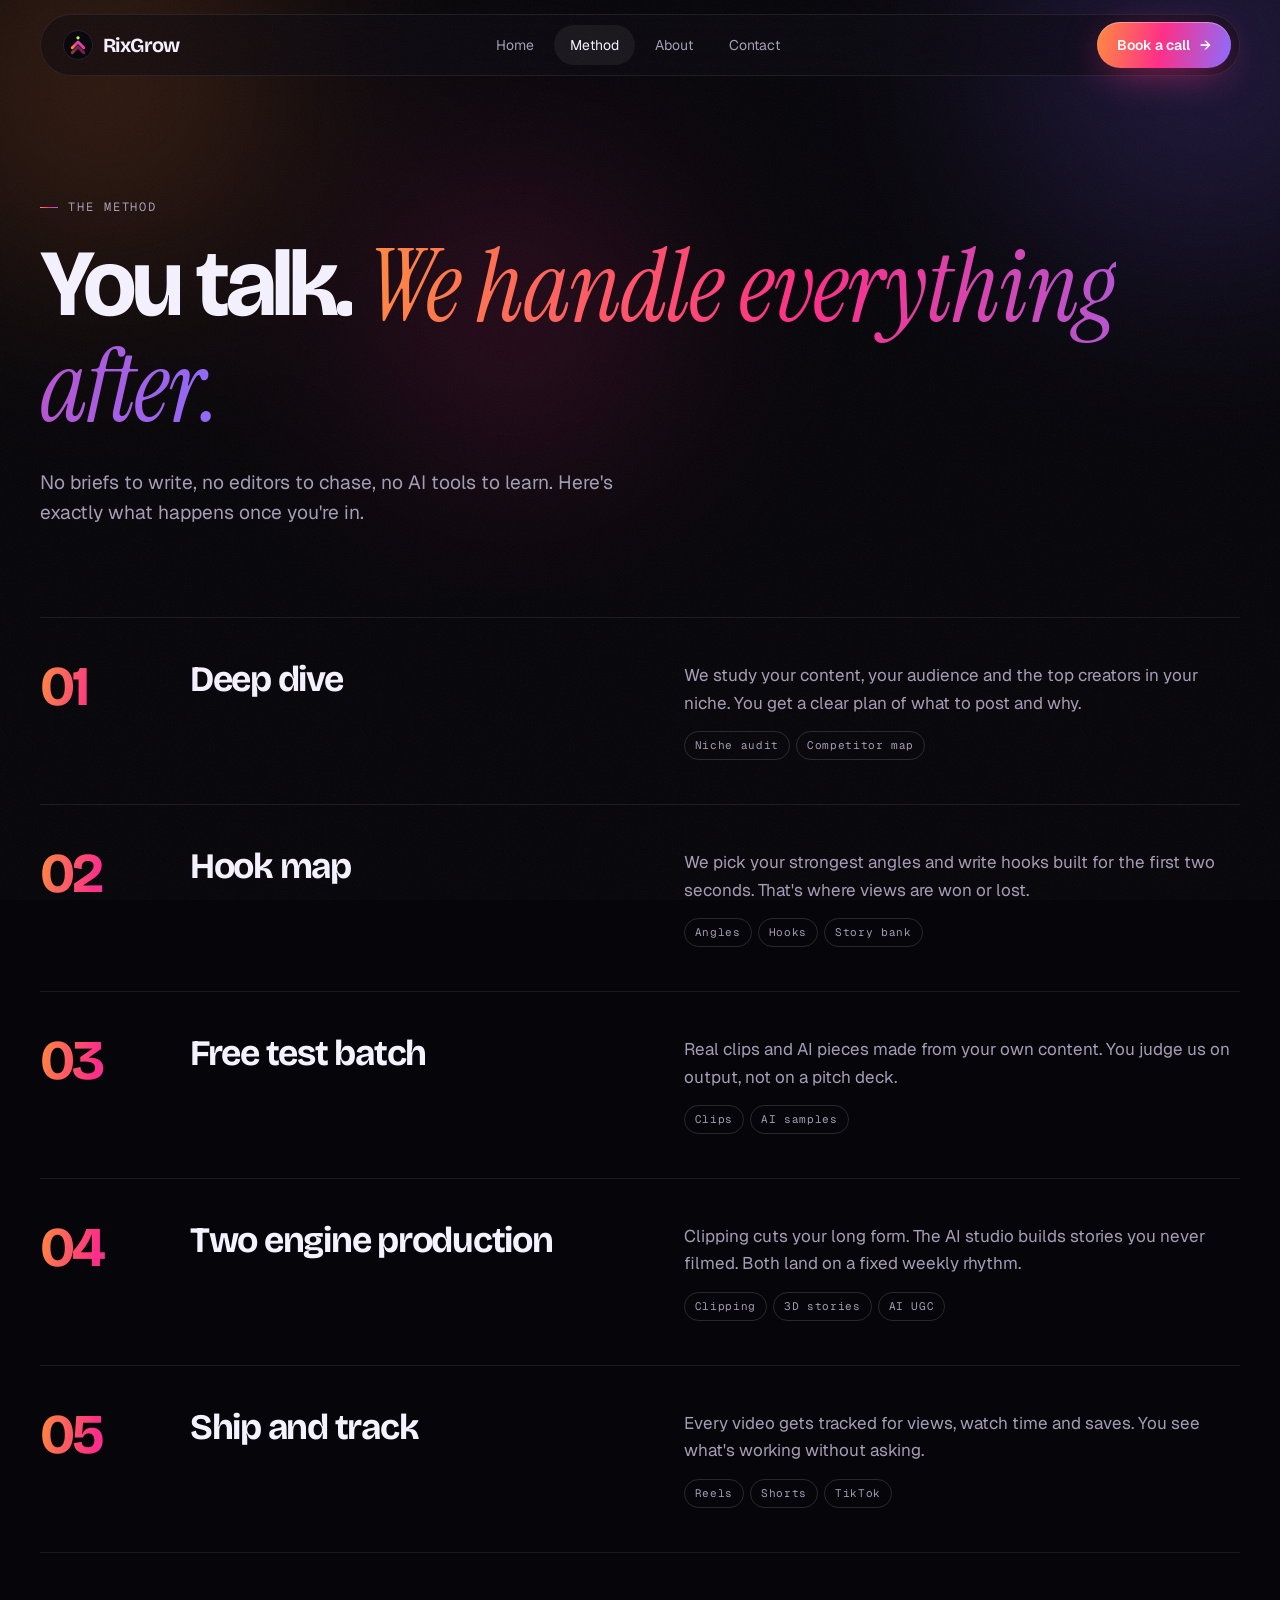
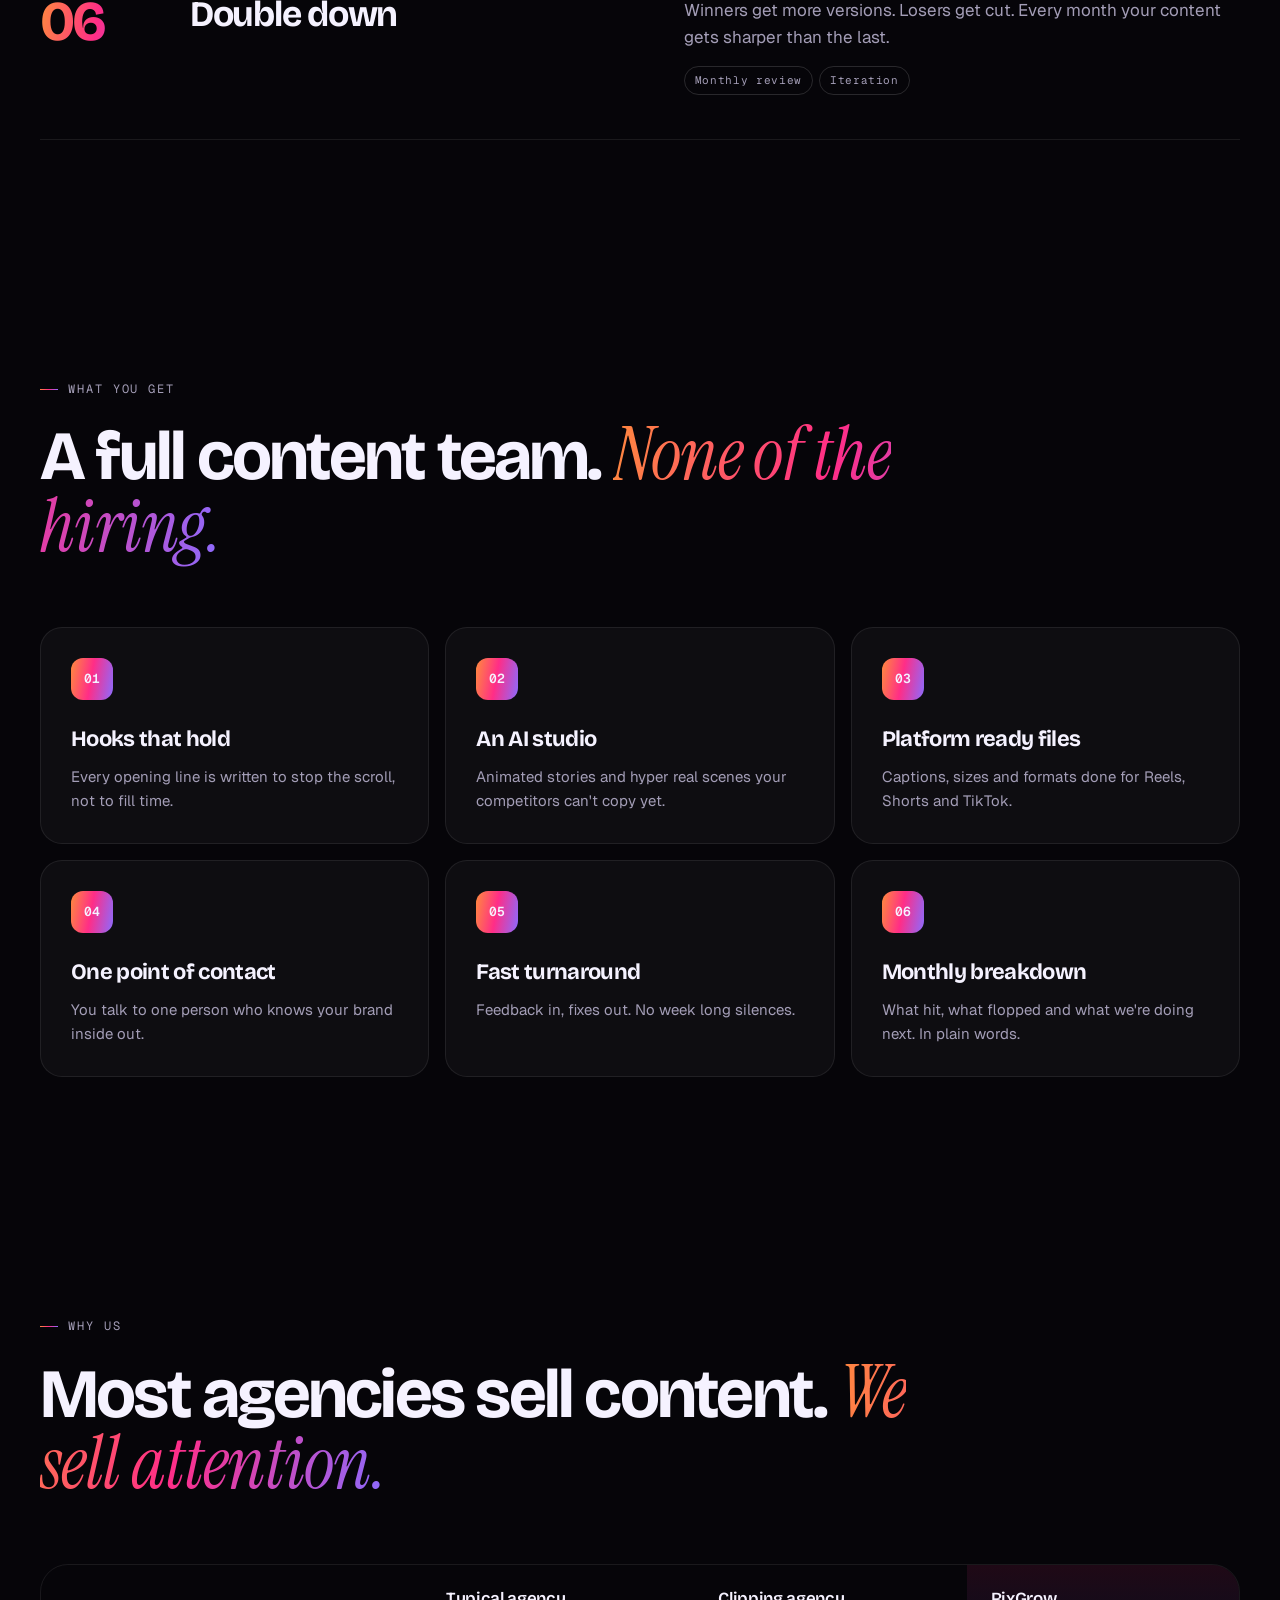
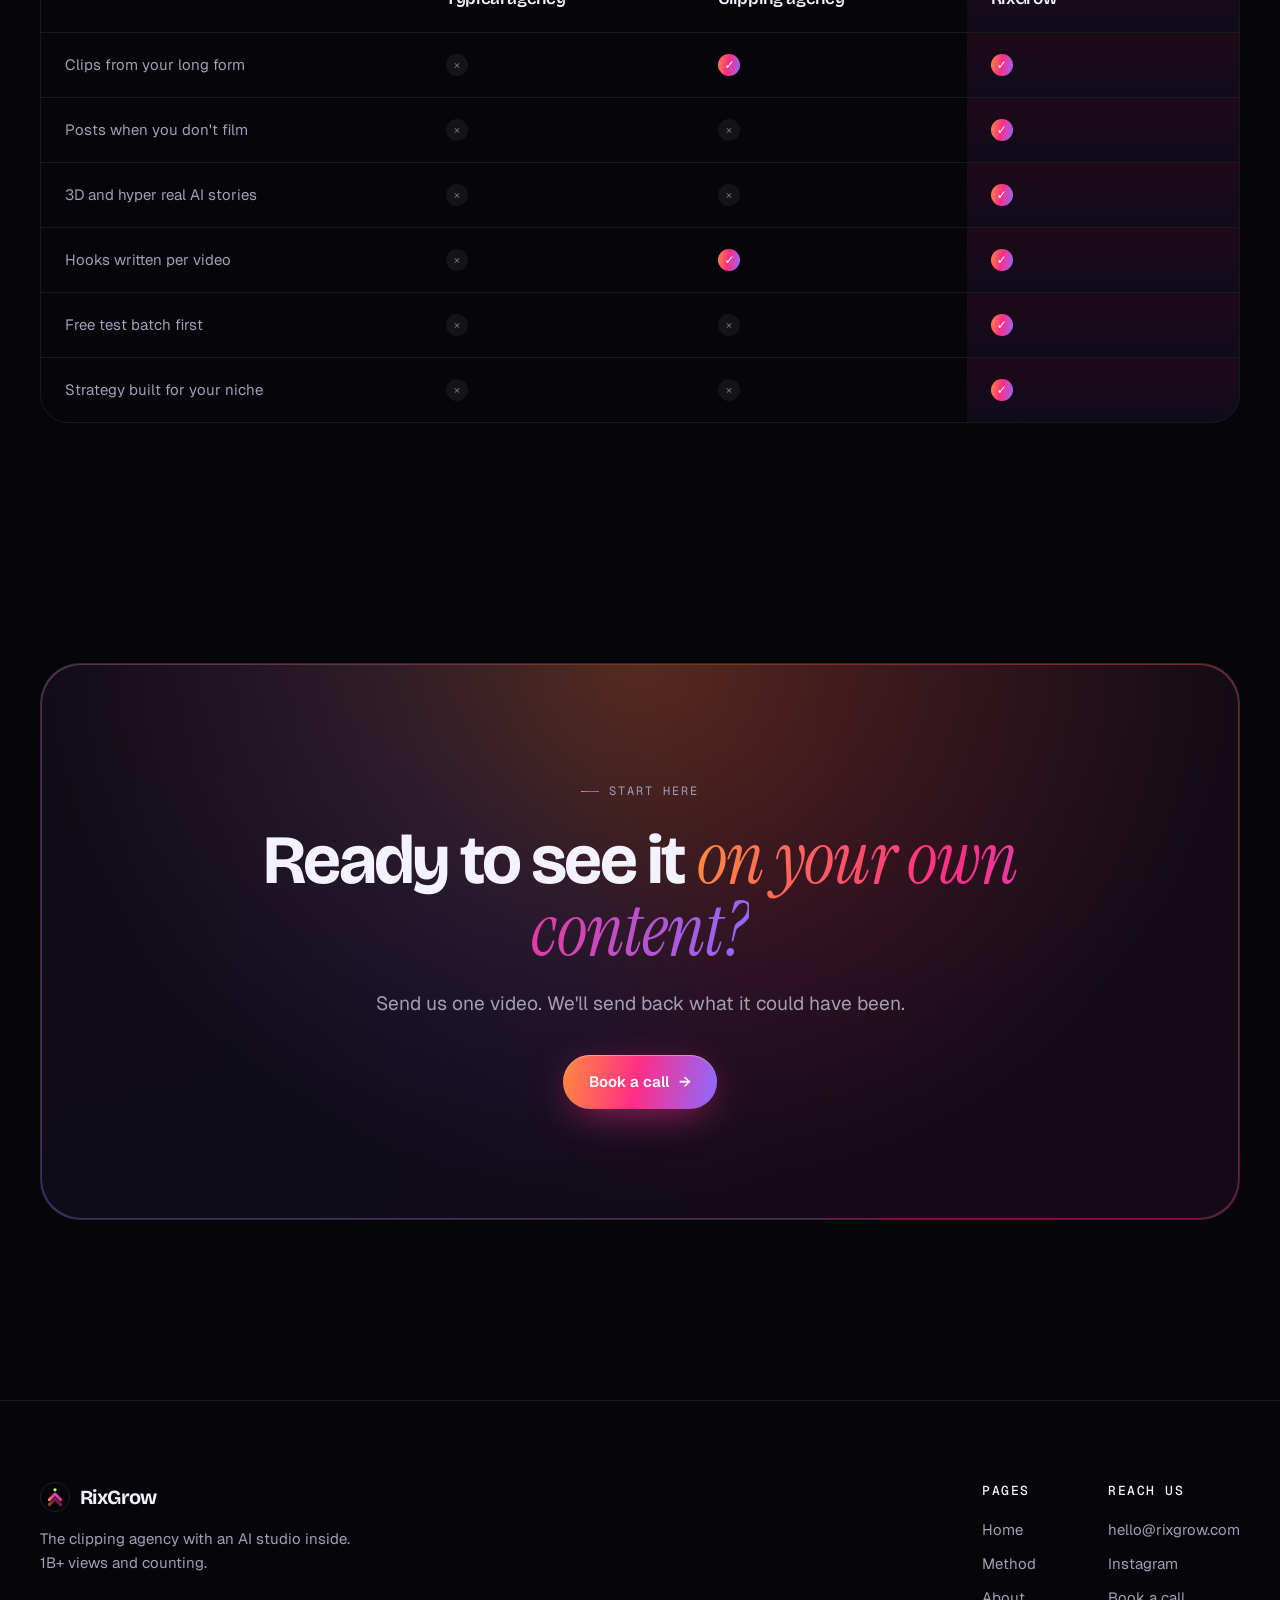
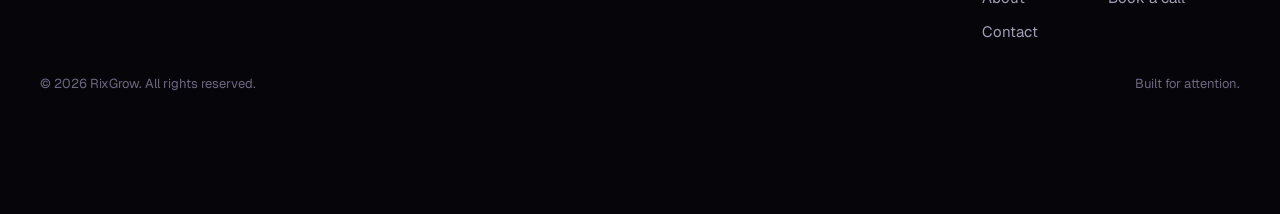
<file: method.html>
<!doctype html>
<html lang="en">
<head>
<meta charset="utf-8">
<meta name="viewport" content="width=device-width,initial-scale=1">
<title>Method | RixGrow</title>
<meta name="description" content="How RixGrow works: from your application to a feed that never goes quiet.">
<meta name="theme-color" content="#060509">
<link rel="preconnect" href="https://fonts.googleapis.com">
<link rel="preconnect" href="https://fonts.gstatic.com" crossorigin>
<link href="https://fonts.googleapis.com/css2?family=Bricolage+Grotesque:opsz,wght@12..96,400..800&family=Geist:wght@300..700&family=Geist+Mono:wght@400;500&family=Instrument+Serif:ital@0;1&display=swap" rel="stylesheet">
<link rel="stylesheet" href="styles.css?v=9">
<link rel="icon" type="image/png" sizes="48x48" href="favicon-48.png">
<link rel="icon" type="image/svg+xml" href="images/logo-mark.svg">
<link rel="apple-touch-icon" href="apple-touch-icon.png">
<meta property="og:type" content="website">
<meta property="og:site_name" content="RixGrow">
<meta property="og:title" content="Method | RixGrow">
<meta property="og:description" content="How RixGrow works: from your application to a feed that never goes quiet.">
<meta property="og:url" content="https://rixgrow.com/method.html">
<meta property="og:image" content="https://rixgrow.com/og-share.png">
<meta property="og:image:width" content="1200">
<meta property="og:image:height" content="630">
<meta name="twitter:card" content="summary_large_image">
<meta name="twitter:image" content="https://rixgrow.com/og-share.png">
</head>
<body data-page="method">
<header class="nav"></header>

<main>
  <section class="phero">
    <div class="aurora" style="opacity:.45"><span></span><span></span><span></span></div>
    <div class="wrap">
      <span class="eyebrow rv">The method</span>
      <h1 class="h1 split">You talk. <span class="serif grad">We handle everything after.</span></h1>
      <p class="lead rv d2">No briefs to write, no editors to chase, no AI tools to learn. Here's exactly what happens once you're in.</p>
    </div>
  </section>

  <section style="padding-top:20px">
    <div class="wrap">
      <div class="mlist">
        <div class="mrow rv"><div class="k grad">01</div><h4>Deep dive</h4><div><p>We study your content, your audience and the top creators in your niche. You get a clear plan of what to post and why.</p><div class="tagz"><span>Niche audit</span><span>Competitor map</span></div></div></div>
        <div class="mrow rv"><div class="k grad">02</div><h4>Hook map</h4><div><p>We pick your strongest angles and write hooks built for the first two seconds. That's where views are won or lost.</p><div class="tagz"><span>Angles</span><span>Hooks</span><span>Story bank</span></div></div></div>
        <div class="mrow rv"><div class="k grad">03</div><h4>Free test batch</h4><div><p>Real clips and AI pieces made from your own content. You judge us on output, not on a pitch deck.</p><div class="tagz"><span>Clips</span><span>AI samples</span></div></div></div>
        <div class="mrow rv"><div class="k grad">04</div><h4>Two engine production</h4><div><p>Clipping cuts your long form. The AI studio builds stories you never filmed. Both land on a fixed weekly rhythm.</p><div class="tagz"><span>Clipping</span><span>3D stories</span><span>AI UGC</span></div></div></div>
        <div class="mrow rv"><div class="k grad">05</div><h4>Ship and track</h4><div><p>Every video gets tracked for views, watch time and saves. You see what's working without asking.</p><div class="tagz"><span>Reels</span><span>Shorts</span><span>TikTok</span></div></div></div>
        <div class="mrow rv"><div class="k grad">06</div><h4>Double down</h4><div><p>Winners get more versions. Losers get cut. Every month your content gets sharper than the last.</p><div class="tagz"><span>Monthly review</span><span>Iteration</span></div></div></div>
      </div>
    </div>
  </section>

  <section>
    <div class="wrap">
      <div class="head rv">
        <span class="eyebrow">What you get</span>
        <h2 class="h2">A full content team. <span class="serif grad">None of the hiring.</span></h2>
      </div>
      <div class="grid3">
        <div class="box rv d1"><div class="ic">01</div><h4>Hooks that hold</h4><p>Every opening line is written to stop the scroll, not to fill time.</p></div>
        <div class="box rv d2"><div class="ic">02</div><h4>An AI studio</h4><p>Animated stories and hyper real scenes your competitors can't copy yet.</p></div>
        <div class="box rv d3"><div class="ic">03</div><h4>Platform ready files</h4><p>Captions, sizes and formats done for Reels, Shorts and TikTok.</p></div>
        <div class="box rv d1"><div class="ic">04</div><h4>One point of contact</h4><p>You talk to one person who knows your brand inside out.</p></div>
        <div class="box rv d2"><div class="ic">05</div><h4>Fast turnaround</h4><p>Feedback in, fixes out. No week long silences.</p></div>
        <div class="box rv d3"><div class="ic">06</div><h4>Monthly breakdown</h4><p>What hit, what flopped and what we're doing next. In plain words.</p></div>
      </div>
    </div>
  </section>

  <section>
    <div class="wrap">
      <div class="head rv">
        <span class="eyebrow">Why us</span>
        <h2 class="h2">Most agencies sell content. <span class="serif grad">We sell attention.</span></h2>
      </div>
      <div class="cmp rv">
        <div class="r hd"><div></div><div>Typical agency</div><div>Clipping agency</div><div class="us">RixGrow</div></div>
        <div class="r"><div>Clips from your long form</div><div><span class="no">&times;</span></div><div><span class="ck">&#10003;</span></div><div class="us"><span class="ck">&#10003;</span></div></div>
        <div class="r"><div>Posts when you don't film</div><div><span class="no">&times;</span></div><div><span class="no">&times;</span></div><div class="us"><span class="ck">&#10003;</span></div></div>
        <div class="r"><div>3D and hyper real AI stories</div><div><span class="no">&times;</span></div><div><span class="no">&times;</span></div><div class="us"><span class="ck">&#10003;</span></div></div>
        <div class="r"><div>Hooks written per video</div><div><span class="no">&times;</span></div><div><span class="ck">&#10003;</span></div><div class="us"><span class="ck">&#10003;</span></div></div>
        <div class="r"><div>Free test batch first</div><div><span class="no">&times;</span></div><div><span class="no">&times;</span></div><div class="us"><span class="ck">&#10003;</span></div></div>
        <div class="r"><div>Strategy built for your niche</div><div><span class="no">&times;</span></div><div><span class="no">&times;</span></div><div class="us"><span class="ck">&#10003;</span></div></div>
      </div>
    </div>
  </section>

  <section>
    <div class="wrap">
      <div class="cta rv">
        <span class="eyebrow">Start here</span>
        <h2 class="h2">Ready to see it <span class="serif grad">on your own content?</span></h2>
        <p class="lead">Send us one video. We'll send back what it could have been.</p>
        <a href="contact.html" class="btn pri">Book a call <span class="ar">&rarr;</span></a>
      </div>
    </div>
  </section>
</main>

<footer></footer>
<script src="main.js?v=8"></script>
</body>
</html>
</file>
<file: styles.css>
/* RixGrow v2 */
:root{
  --bg:#060509; --bg2:#0c0a12; --card:rgba(255,255,255,.035); --card2:rgba(255,255,255,.06);
  --ink:#f5f2ff; --mute:#a39db6; --dim:#6d6780; --line:rgba(255,255,255,.08); --line2:rgba(255,255,255,.14);
  --o:#ff7a2f; --p:#ff2d87; --v:#7b5cff; --lime:#c8ff3d;
  --grad:linear-gradient(100deg,#ff8a3d 0%,#ff2d87 48%,#8b6bff 100%);
  --display:"Bricolage Grotesque",system-ui,sans-serif;
  --sans:"Geist",system-ui,sans-serif;
  --mono:"Geist Mono",ui-monospace,monospace;
  --serif:"Instrument Serif",Georgia,serif;
  --r:22px;
}
*{box-sizing:border-box;margin:0;padding:0}
html{scroll-behavior:smooth}
body{background:var(--bg);color:var(--ink);font-family:var(--sans);font-size:16px;line-height:1.6;-webkit-font-smoothing:antialiased;overflow-x:hidden}
body::before{content:"";position:fixed;inset:0;pointer-events:none;z-index:100;opacity:.05;
  background-image:url("data:image/svg+xml,%3Csvg xmlns='http://www.w3.org/2000/svg' width='180' height='180'%3E%3Cfilter id='n'%3E%3CfeTurbulence type='fractalNoise' baseFrequency='.9' numOctaves='3' stitchTiles='stitch'/%3E%3C/filter%3E%3Crect width='100%25' height='100%25' filter='url(%23n)'/%3E%3C/svg%3E")}
a{color:inherit;text-decoration:none}
img,video{max-width:100%;display:block}
::selection{background:var(--p);color:#fff}

.wrap{width:min(1200px,100% - 40px);margin-inline:auto}
section{padding:120px 0;position:relative}
.grad{background:var(--grad);-webkit-background-clip:text;background-clip:text;color:transparent}
.serif{font-family:var(--serif);font-style:italic;font-weight:400;letter-spacing:-.01em}
.mono{font-family:var(--mono)}
.eyebrow{display:inline-flex;align-items:center;gap:10px;font-family:var(--mono);font-size:12px;letter-spacing:.16em;text-transform:uppercase;color:var(--mute)}
.eyebrow::before{content:"";width:18px;height:1px;background:var(--grad)}
.h1{font-family:var(--display);font-weight:700;font-size:clamp(46px,8.4vw,124px);line-height:.92;letter-spacing:-.045em}
.h2{font-family:var(--display);font-weight:700;font-size:clamp(36px,5.4vw,76px);line-height:.98;letter-spacing:-.04em}
.h3{font-family:var(--display);font-weight:600;font-size:clamp(24px,2.6vw,34px);line-height:1.05;letter-spacing:-.03em}
.h1 .serif,.h2 .serif{font-size:1.06em}
.lead{font-size:clamp(17px,1.5vw,20px);color:var(--mute);max-width:620px;line-height:1.55}
.head{display:flex;flex-direction:column;gap:20px;margin-bottom:64px;max-width:900px}
.head.c{align-items:center;text-align:center;margin-inline:auto}

/* buttons */
.btn{position:relative;display:inline-flex;align-items:center;gap:10px;height:54px;padding:0 26px;border-radius:999px;font-weight:600;font-size:15px;transition:transform .35s cubic-bezier(.2,.8,.2,1),box-shadow .35s;white-space:nowrap;cursor:pointer;border:0;font-family:var(--sans)}
.btn.pri{background:var(--grad);color:#fff;box-shadow:0 10px 40px -10px rgba(255,45,135,.7),inset 0 1px 0 rgba(255,255,255,.35)}
.btn.pri:hover{transform:translateY(-2px);box-shadow:0 18px 60px -10px rgba(255,45,135,.9),inset 0 1px 0 rgba(255,255,255,.35)}
.btn.ghost{background:var(--card);border:1px solid var(--line2);color:var(--ink);backdrop-filter:blur(10px)}
.btn.ghost:hover{background:var(--card2);transform:translateY(-2px)}
.btn .ar{transition:transform .3s}
.btn:hover .ar{transform:translateX(4px)}

/* nav */
.nav{position:fixed;top:14px;left:0;right:0;z-index:50;pointer-events:none}
.nav .bar{pointer-events:auto;display:flex;align-items:center;justify-content:space-between;gap:20px;height:62px;padding:0 8px 0 22px;border-radius:999px;background:rgba(12,10,18,.6);border:1px solid var(--line);backdrop-filter:blur(18px) saturate(1.4);-webkit-backdrop-filter:blur(18px) saturate(1.4)}
.logo{display:flex;align-items:center;gap:10px;font-family:var(--display);font-weight:700;font-size:20px;letter-spacing:-.03em}
.logo img{width:30px;height:30px;display:block}
.nav .links{display:flex;gap:4px}
.nav .links a{padding:9px 16px;border-radius:999px;font-size:14px;color:var(--mute);transition:.25s}
.nav .links a:hover{color:var(--ink)}
.nav .links a.on{color:var(--ink);background:var(--card2)}
.nav .btn{height:46px;padding:0 20px;font-size:14px}
.progress{position:fixed;top:0;left:0;height:2px;background:var(--grad);z-index:60;width:0}

/* mobile tab bar */
.tabbar{display:none}

/* hero */
.hero{min-height:100vh;padding:150px 0 60px;display:flex;flex-direction:column;justify-content:center;overflow:hidden;text-align:center}
.aurora{position:absolute;inset:-20% -10% auto;height:120%;pointer-events:none;z-index:-1;filter:blur(90px);opacity:.75}
.aurora span{position:absolute;border-radius:50%;mix-blend-mode:screen;animation:drift 18s ease-in-out infinite alternate}
.aurora span:nth-child(1){width:48vw;height:48vw;left:-6vw;top:-8vw;background:radial-gradient(circle,rgba(255,122,47,.55),transparent 65%)}
.aurora span:nth-child(2){width:52vw;height:52vw;right:-10vw;top:-12vw;background:radial-gradient(circle,rgba(123,92,255,.6),transparent 65%);animation-delay:-6s}
.aurora span:nth-child(3){width:40vw;height:40vw;left:30vw;top:14vw;background:radial-gradient(circle,rgba(255,45,135,.45),transparent 65%);animation-delay:-12s}
@keyframes drift{to{transform:translate(6vw,4vw) scale(1.15)}}
.gridbg{position:absolute;inset:0;z-index:-1;background-image:linear-gradient(var(--line) 1px,transparent 1px),linear-gradient(90deg,var(--line) 1px,transparent 1px);background-size:64px 64px;mask-image:radial-gradient(ellipse 70% 60% at 50% 30%,#000 20%,transparent 75%);-webkit-mask-image:radial-gradient(ellipse 70% 60% at 50% 30%,#000 20%,transparent 75%);opacity:.6}
.pill{display:inline-flex;align-items:center;gap:10px;padding:7px 16px 7px 8px;border-radius:999px;background:var(--card);border:1px solid var(--line2);font-size:13px;color:var(--mute);backdrop-filter:blur(10px)}
.pill b{white-space:nowrap;display:inline-flex;align-items:center;gap:6px;padding:3px 10px;border-radius:999px;background:rgba(200,255,61,.12);color:var(--lime);font-family:var(--mono);font-size:11px;letter-spacing:.08em;font-weight:500}
.live{width:7px;height:7px;border-radius:50%;background:var(--lime);box-shadow:0 0 0 0 rgba(200,255,61,.7);animation:ping 1.6s infinite}
@keyframes ping{70%{box-shadow:0 0 0 9px rgba(200,255,61,0)}100%{box-shadow:0 0 0 0 rgba(200,255,61,0)}}
.hero .h1{margin:28px auto 26px;max-width:1100px}
.hero .lead{margin:0 auto}
.hero .ctas{display:flex;gap:12px;justify-content:center;margin-top:36px;flex-wrap:wrap}
.counter{margin-top:64px;display:flex;flex-direction:column;align-items:center;gap:8px}
.counter .num{font-family:var(--display);font-weight:700;font-size:clamp(42px,6.6vw,92px);letter-spacing:-.04em;line-height:1;font-variant-numeric:tabular-nums}
.counter .lab{display:flex;align-items:center;gap:10px;font-family:var(--mono);font-size:12px;letter-spacing:.14em;text-transform:uppercase;color:var(--mute)}

/* phone */
.fan{position:relative;height:440px;margin-top:70px;perspective:1400px}
.phone{position:absolute;left:50%;top:0;width:200px;aspect-ratio:9/19;border-radius:32px;padding:7px;background:linear-gradient(160deg,#2a2638,#0e0c15);border:1px solid var(--line2);box-shadow:0 40px 80px -20px rgba(0,0,0,.8),0 0 0 1px rgba(0,0,0,.6) inset;transition:transform .6s cubic-bezier(.2,.8,.2,1)}
.phone .scr{position:relative;width:100%;height:100%;border-radius:26px;overflow:hidden;background:#111}
.phone .art{position:absolute;inset:0;animation:pan 10s ease-in-out infinite alternate;background-size:160% 160%}
@keyframes pan{to{background-position:100% 100%}}
.phone .notch{position:absolute;top:8px;left:50%;transform:translateX(-50%);width:62px;height:18px;border-radius:12px;background:#000;z-index:3}
.phone .tag{position:absolute;top:36px;left:12px;z-index:3;font-family:var(--mono);font-size:9.5px;letter-spacing:.1em;text-transform:uppercase;padding:4px 8px;border-radius:999px;background:rgba(0,0,0,.45);backdrop-filter:blur(6px);border:1px solid rgba(255,255,255,.15)}
.phone .cap{position:absolute;left:12px;right:40px;bottom:46px;z-index:3;font-family:var(--display);font-weight:700;font-size:15px;line-height:1.1;letter-spacing:-.02em;text-shadow:0 2px 14px rgba(0,0,0,.6)}
.phone .cap em{font-style:normal;background:var(--lime);color:#000;padding:0 4px;border-radius:3px}
.phone .side{position:absolute;right:10px;bottom:46px;z-index:3;display:flex;flex-direction:column;gap:12px}
.phone .side i{width:22px;height:22px;border-radius:50%;background:rgba(255,255,255,.2);backdrop-filter:blur(4px)}
.phone .bar{position:absolute;left:12px;right:12px;bottom:26px;height:3px;border-radius:3px;background:rgba(255,255,255,.2);z-index:3;overflow:hidden}
.phone .bar::after{content:"";position:absolute;inset:0;width:30%;background:#fff;animation:play 6s linear infinite}
@keyframes play{from{width:0}to{width:100%}}
.phone .scr::after{content:"";position:absolute;inset:0;background:linear-gradient(180deg,rgba(0,0,0,.25),transparent 30%,transparent 55%,rgba(0,0,0,.65));z-index:2}
/* art styles */
.a1{background:radial-gradient(circle at 30% 30%,#ffb36b,transparent 40%),radial-gradient(circle at 70% 70%,#ff2d87,transparent 50%),linear-gradient(160deg,#3a1030,#120614)}
.a2{background:radial-gradient(circle at 60% 40%,#7cf0ff,transparent 35%),radial-gradient(circle at 30% 80%,#7b5cff,transparent 55%),linear-gradient(200deg,#0b1538,#05060f)}
.a3{background:radial-gradient(circle at 50% 35%,#ffe1a8,transparent 30%),radial-gradient(ellipse at 50% 100%,#ff7a2f,transparent 60%),linear-gradient(180deg,#2b1a0f,#0a0604)}
.a4{background:radial-gradient(circle at 40% 30%,#c8ff3d,transparent 30%),radial-gradient(circle at 70% 80%,#1fd1a5,transparent 50%),linear-gradient(170deg,#0d2a22,#030a08)}
.a5{background:radial-gradient(circle at 70% 25%,#ff8ad8,transparent 35%),radial-gradient(circle at 20% 70%,#8b6bff,transparent 50%),linear-gradient(190deg,#24123d,#08050f)}
.a6{background:radial-gradient(circle at 50% 50%,#ffffff55,transparent 25%),radial-gradient(circle at 20% 20%,#ff2d87,transparent 45%),radial-gradient(circle at 80% 80%,#ff7a2f,transparent 45%),linear-gradient(160deg,#1a0a14,#060306)}
.fan .phone.l{transform:translateX(-50%) translateX(-250px) translateY(36px) rotate(-8deg) scale(.92);z-index:2}
.fan .phone.c{transform:translateX(-50%) scale(1.05);z-index:3}
.fan .phone.r{transform:translateX(-50%) translateX(250px) translateY(36px) rotate(8deg) scale(.92);z-index:2}
.phone.vid .scr::after{display:none}
.phone.vid video{position:absolute;inset:0;width:100%;height:100%;object-fit:cover;z-index:1;opacity:0;transition:opacity .6s}
.phone.vid video.on{opacity:1}
.float{animation:bob 6s ease-in-out infinite}
@keyframes bob{50%{translate:0 -12px}}

/* ticker */
.ticker{border-block:1px solid var(--line);background:rgba(255,255,255,.015);overflow:hidden;padding:20px 0}
.ticker .row{display:flex;gap:56px;width:max-content;animation:scroll 40s linear infinite}
.ticker .row span{font-family:var(--display);font-weight:600;font-size:22px;letter-spacing:-.02em;display:flex;align-items:center;gap:56px;white-space:nowrap}
.ticker .row span::after{content:"";width:8px;height:8px;border-radius:2px;background:var(--grad);transform:rotate(45deg)}
.ticker .row b{font-weight:700}
@keyframes scroll{to{transform:translateX(-50%)}}

/* brands */
.brands{padding:80px 0 40px;text-align:center}
.brands .cap{font-family:var(--mono);font-size:12px;letter-spacing:.16em;text-transform:uppercase;color:var(--dim);margin-bottom:30px}
.marq{overflow:hidden;mask-image:linear-gradient(90deg,transparent,#000 12%,#000 88%,transparent);-webkit-mask-image:linear-gradient(90deg,transparent,#000 12%,#000 88%,transparent)}
.marq .row{display:flex;gap:70px;width:max-content;animation:scroll 32s linear infinite}
.marq span{font-family:var(--display);font-size:clamp(24px,3vw,38px);font-weight:600;letter-spacing:-.03em;color:#cfc9e0;opacity:.75;white-space:nowrap}
.marq .row{gap:64px;align-items:flex-start;padding:6px 0}
.marq .logo-slot{opacity:1;display:flex;flex-direction:column;align-items:center;gap:12px;width:130px}
.marq .logo-slot img{width:84px;height:84px;border-radius:20px;object-fit:cover;box-shadow:0 10px 30px -10px rgba(0,0,0,.8),0 0 0 1px rgba(255,255,255,.1);transition:transform .35s cubic-bezier(.2,.8,.2,1)}
.marq .logo-slot img.round{border-radius:50%}
.marq .logo-slot:hover img{transform:translateY(-4px) scale(1.05)}
.marq .logo-slot em{font-style:normal;font-family:var(--sans)!important;font-size:13px;font-weight:500;letter-spacing:0;color:var(--mute);text-align:center;line-height:1.3;white-space:normal}
@media (max-width:760px){.marq .row{gap:36px}.marq .logo-slot{width:96px}.marq .logo-slot img{width:60px;height:60px;border-radius:15px}.marq .logo-slot em{font-size:12px}}

/* ceiling */
.ceiling .big{font-family:var(--display);font-weight:700;font-size:clamp(34px,5.6vw,80px);line-height:1;letter-spacing:-.045em;max-width:1050px}
.ceiling .big .dim{color:var(--dim)}
.walls{display:grid;grid-template-columns:repeat(3,1fr);gap:16px;margin-top:64px}
.wall{padding:30px;border-radius:var(--r);background:var(--card);border:1px solid var(--line);position:relative;overflow:hidden}
.wall .x{font-family:var(--mono);font-size:12px;color:var(--p);letter-spacing:.12em}
.wall h4{font-family:var(--display);font-size:24px;letter-spacing:-.03em;line-height:1.1;margin:16px 0 10px}
.wall p{color:var(--mute);font-size:15px}

/* calculator */
.calc{margin-top:22px;display:grid;grid-template-columns:1fr 1.25fr;gap:16px}
.calc .ctrl,.calc .out{padding:36px;border-radius:var(--r);border:1px solid var(--line);background:var(--card)}
.calc .ctrl h4{font-family:var(--display);font-size:28px;letter-spacing:-.03em;line-height:1.1}
.calc .ctrl p{color:var(--mute);font-size:15px;margin-top:10px}
.calc .hrs{font-family:var(--display);font-weight:700;font-size:84px;letter-spacing:-.05em;line-height:1;margin-top:28px}
.calc .hrs small{font-size:18px;color:var(--mute);font-family:var(--sans);font-weight:500;letter-spacing:0;margin-left:8px}
input[type=range]{-webkit-appearance:none;appearance:none;width:100%;height:6px;border-radius:6px;background:var(--line2);margin-top:22px;outline:none}
input[type=range]::-webkit-slider-thumb{-webkit-appearance:none;width:26px;height:26px;border-radius:50%;background:#fff;box-shadow:0 0 0 6px rgba(255,45,135,.35),0 6px 20px rgba(0,0,0,.6);cursor:grab}
input[type=range]::-moz-range-thumb{width:26px;height:26px;border-radius:50%;background:#fff;border:0;cursor:grab}
.calc .out{display:flex;flex-direction:column;justify-content:center;gap:28px}
.lane .top{display:flex;justify-content:space-between;align-items:baseline;margin-bottom:10px}
.lane .top span{font-size:14px;color:var(--mute)}
.lane .top b{font-family:var(--display);font-size:30px;letter-spacing:-.03em}
.track{height:16px;border-radius:999px;background:rgba(255,255,255,.05);overflow:hidden}
.fill{height:100%;border-radius:999px;transition:width .6s cubic-bezier(.2,.8,.2,1)}
.lane.them .fill{background:#4a4558}
.lane.us .fill{background:var(--grad);box-shadow:0 0 30px rgba(255,45,135,.5)}
.calc .note{font-size:12px;color:var(--dim);font-family:var(--mono);letter-spacing:.04em}
.calc .msg{font-family:var(--display);font-size:20px;letter-spacing:-.02em;min-height:52px}

/* engines */
.eng{display:grid;grid-template-columns:1fr 1.15fr;gap:40px;align-items:center;padding:56px;border-radius:32px;border:1px solid var(--line);background:linear-gradient(160deg,rgba(255,255,255,.04),rgba(255,255,255,.01));position:relative;overflow:hidden}
.eng+.eng{margin-top:20px}
.eng .num{font-family:var(--mono);font-size:12px;letter-spacing:.16em;color:var(--mute)}
.eng h3{font-family:var(--display);font-weight:700;font-size:clamp(34px,4vw,56px);letter-spacing:-.045em;line-height:.98;margin:16px 0 18px}
.eng p{color:var(--mute);max-width:440px}
.chips{display:flex;flex-wrap:wrap;gap:8px;margin-top:26px}
.chips span{font-size:13px;padding:8px 14px;border-radius:999px;border:1px solid var(--line2);background:rgba(255,255,255,.03)}
.eng.ai::before{content:"";position:absolute;width:600px;height:600px;right:-200px;top:-200px;background:radial-gradient(circle,rgba(123,92,255,.25),transparent 60%);pointer-events:none}
.eng.clip::before{content:"";position:absolute;width:600px;height:600px;left:-250px;bottom:-250px;background:radial-gradient(circle,rgba(255,122,47,.2),transparent 60%);pointer-events:none}

/* clip demo */
.demo{position:relative;border-radius:22px;border:1px solid var(--line2);background:#0b0911;padding:22px;font-family:var(--mono);font-size:12px;color:var(--mute)}
.demo .top{display:flex;justify-content:space-between;align-items:center;margin-bottom:18px}
.demo .top b{color:var(--ink);font-weight:500}
.wave{position:relative;height:110px;display:flex;align-items:center;gap:2px}
.wave i{flex:1;border-radius:2px;background:#3a3548;transition:background .3s}
.wave i.hit{background:var(--grad)}
.head-line{position:absolute;top:-6px;bottom:-6px;width:2px;background:#fff;box-shadow:0 0 16px #fff;left:0}
.time{display:flex;justify-content:space-between;margin-top:10px;color:var(--dim)}
.found{display:grid;grid-template-columns:repeat(4,1fr);gap:10px;margin-top:20px}
.found div{aspect-ratio:9/14;border-radius:12px;border:1px dashed var(--line2);display:flex;align-items:flex-end;padding:8px;font-size:10px;color:var(--dim);transition:.5s cubic-bezier(.2,.8,.2,1);overflow:hidden;position:relative}
.found div.on{border:1px solid rgba(255,255,255,.2);color:#fff;transform:translateY(-4px)}
.found div.on::before{content:"";position:absolute;inset:0;background:var(--g,var(--grad));opacity:.85;z-index:-1}
.found div span{position:relative}

/* ai demo */
.tabs{display:flex;gap:6px;flex-wrap:wrap;margin-bottom:14px}
.tabs button{font-family:var(--mono);font-size:11px;letter-spacing:.06em;text-transform:uppercase;padding:8px 12px;border-radius:999px;border:1px solid var(--line2);background:transparent;color:var(--mute);cursor:pointer;transition:.25s}
.tabs button.on{background:#fff;color:#000;border-color:#fff}
.studio{display:grid;grid-template-columns:1fr 170px;gap:18px;align-items:end}
.prompt{border-radius:16px;border:1px solid var(--line2);background:rgba(255,255,255,.03);padding:16px;min-height:150px;display:flex;flex-direction:column;justify-content:space-between}
.prompt .lab{font-size:10px;letter-spacing:.14em;text-transform:uppercase;color:var(--dim)}
.prompt .txt{color:var(--ink);font-size:13px;line-height:1.6;margin:10px 0 14px;min-height:62px}
.prompt .txt::after{content:"";display:inline-block;width:7px;height:14px;background:var(--lime);vertical-align:-2px;margin-left:2px;animation:blink 1s steps(1) infinite}
@keyframes blink{50%{opacity:0}}
.render{height:4px;border-radius:4px;background:rgba(255,255,255,.08);overflow:hidden}
.render i{display:block;height:100%;width:0;background:var(--grad)}
.studio .phone{position:relative;left:auto;top:auto;width:170px;transform:none}
.studio .phone .art{transition:opacity .6s}

/* results wall */
.reels{display:grid;grid-template-columns:repeat(4,1fr);gap:16px}
.reel{position:relative;aspect-ratio:9/16;border-radius:22px;overflow:hidden;border:1px solid var(--line);transition:transform .5s cubic-bezier(.2,.8,.2,1)}
.reel:hover{transform:translateY(-8px) rotate(-1deg)}
.reel .art{position:absolute;inset:0;background-size:160% 160%;animation:pan 12s ease-in-out infinite alternate}
.reel::after{content:"";position:absolute;inset:0;background:linear-gradient(180deg,transparent 45%,rgba(0,0,0,.8))}
.reel .meta{position:absolute;left:18px;right:18px;bottom:18px;z-index:2}
.reel .v{font-family:var(--display);font-weight:700;font-size:34px;letter-spacing:-.04em;line-height:1}
.reel .c{font-size:13px;color:#ddd;margin-top:6px}
.reel .t{position:absolute;top:16px;left:16px;z-index:2;font-family:var(--mono);font-size:10px;letter-spacing:.12em;text-transform:uppercase;padding:5px 10px;border-radius:999px;background:rgba(0,0,0,.4);backdrop-filter:blur(6px);border:1px solid rgba(255,255,255,.15)}
.reel .pb{position:absolute;inset:0;margin:auto;width:58px;height:58px;border-radius:50%;background:rgba(255,255,255,.14);backdrop-filter:blur(8px);z-index:2;border:1px solid rgba(255,255,255,.25)}
.reel .pb::after{content:"";position:absolute;left:23px;top:19px;border-left:16px solid #fff;border-top:10px solid transparent;border-bottom:10px solid transparent}

/* receipts */
.reel .meta .c{font-family:var(--display);font-weight:600;font-size:20px;letter-spacing:-.02em;color:#fff}
.receipts-head{display:flex;justify-content:space-between;align-items:end;gap:20px;flex-wrap:wrap;margin:0 0 26px}
.receipts-head p{color:var(--mute);font-size:15px}
.rstats{display:grid;grid-template-columns:repeat(4,1fr);border:1px solid var(--line);border-radius:24px;overflow:hidden;margin-bottom:16px}
.rstats>div{padding:28px 26px;border-right:1px solid var(--line)}
.rstats>div:last-child{border-right:0}
.rstats .n{font-family:var(--display);font-weight:700;font-size:clamp(36px,4vw,56px);letter-spacing:-.045em;line-height:1}
.rstats .l{color:var(--mute);font-size:14px;margin-top:8px}
.receipts{display:grid;grid-template-columns:2fr 1fr 1fr;grid-template-rows:auto auto;gap:16px}
.rc{position:relative;border-radius:20px;overflow:hidden;border:1px solid var(--line2);background:#111;cursor:zoom-in;transition:transform .4s cubic-bezier(.2,.8,.2,1),border-color .3s}
.rc:hover{transform:translateY(-4px);border-color:rgba(255,255,255,.25)}
.rc img{width:100%;height:100%;object-fit:cover;object-position:top}
.rc.wide{grid-column:1}
.rc.tall{grid-row:1/3;min-height:100%}
.rc.tall:nth-of-type(3){grid-column:2}
.rc.tall:nth-of-type(4){grid-column:3}
.rc.tall img{position:absolute;inset:0}
.rc figcaption{position:absolute;left:12px;bottom:12px;padding:8px 14px;border-radius:999px;background:rgba(6,5,9,.75);backdrop-filter:blur(10px);border:1px solid var(--line2);font-size:13px;color:var(--mute)}
.rc figcaption b{color:var(--ink);font-weight:600}
.lightbox{position:fixed;inset:0;z-index:200;background:rgba(4,3,8,.9);backdrop-filter:blur(8px);display:grid;place-items:center;padding:24px;cursor:zoom-out;opacity:0;pointer-events:none;transition:opacity .3s}
.lightbox.on{opacity:1;pointer-events:auto}
.lightbox img{max-width:min(1200px,100%);max-height:88vh;border-radius:16px;border:1px solid var(--line2)}

/* pains list */
.plist{border-top:1px solid var(--line)}
.prow{display:grid;grid-template-columns:80px 1fr 1fr;gap:30px;padding:34px 0;border-bottom:1px solid var(--line);align-items:start;transition:.4s}
.prow .k{font-family:var(--mono);font-size:13px;color:var(--dim);padding-top:8px}
.prow .q{font-family:var(--display);font-weight:600;font-size:clamp(22px,2.4vw,32px);letter-spacing:-.03em;line-height:1.12;transition:.4s}
.prow .a{color:var(--mute);padding-top:6px}
.prow:hover .q{background:var(--grad);-webkit-background-clip:text;background-clip:text;color:transparent}
.prow:hover .k{color:var(--p)}

/* steps */
.steps{display:grid;grid-template-columns:repeat(4,1fr);gap:16px;position:relative}
.step{padding:30px 26px;border-radius:var(--r);background:var(--card);border:1px solid var(--line);position:relative;transition:.4s}
.step:hover{border-color:var(--line2);background:var(--card2)}
.step .k{width:46px;height:46px;border-radius:14px;display:grid;place-items:center;font-family:var(--mono);font-size:14px;background:rgba(255,255,255,.05);border:1px solid var(--line2);margin-bottom:26px}
.step:hover .k{background:var(--grad);border-color:transparent}
.step h4{font-family:var(--display);font-size:24px;letter-spacing:-.03em;margin-bottom:8px}
.step p{color:var(--mute);font-size:15px}

/* testimonials */
.tests{display:grid;grid-template-columns:repeat(3,1fr);gap:16px}
.test{padding:32px;border-radius:var(--r);background:var(--card);border:1px solid var(--line);display:flex;flex-direction:column;justify-content:space-between;gap:30px}
.test .stars{color:var(--o);letter-spacing:3px;font-size:14px}
.test blockquote{font-family:var(--display);font-size:21px;letter-spacing:-.02em;line-height:1.3}
.who{display:flex;align-items:center;gap:14px}
.av{width:46px;height:46px;border-radius:50%;background:var(--grad);display:grid;place-items:center;font-family:var(--display);font-weight:700;overflow:hidden;flex:none}
.who b{display:block;font-size:15px}
.who span{font-size:13px;color:var(--mute)}

/* faq */
.faq{max-width:860px;margin-inline:auto}
.faq details{border-bottom:1px solid var(--line)}
.faq summary{list-style:none;cursor:pointer;display:flex;justify-content:space-between;align-items:center;gap:20px;padding:28px 0;font-family:var(--display);font-size:clamp(19px,2vw,24px);font-weight:600;letter-spacing:-.02em}
.faq summary::-webkit-details-marker{display:none}
.faq summary::after{content:"+";font-family:var(--sans);font-weight:300;font-size:30px;line-height:1;transition:transform .3s;color:var(--mute)}
.faq details[open] summary::after{transform:rotate(45deg);color:var(--p)}
.faq details p{color:var(--mute);padding:0 50px 28px 0;max-width:720px}

/* cta */
.cta{position:relative;border-radius:40px;padding:110px 40px;text-align:center;overflow:hidden;border:1px solid var(--line2);background:#0b0911;isolation:isolate}
.cta::before{content:"";position:absolute;inset:-40%;background:conic-gradient(from 0deg,#ff7a2f,#ff2d87,#7b5cff,#ff7a2f);filter:blur(80px);opacity:.45;animation:spin 14s linear infinite;z-index:-1}
.cta::after{content:"";position:absolute;inset:1px;border-radius:39px;background:radial-gradient(ellipse at 50% 0%,rgba(11,9,17,.3),rgba(11,9,17,.92) 70%);z-index:-1}
@keyframes spin{to{transform:rotate(360deg)}}
.cta .h2{max-width:900px;margin:22px auto 22px}
.cta .lead{margin:0 auto 36px}
.cta small{display:block;margin-top:18px;font-family:var(--mono);font-size:12px;color:var(--mute);letter-spacing:.06em}

/* footer */
footer{padding:80px 0 120px;border-top:1px solid var(--line);margin-top:60px;overflow:hidden}
footer .top{display:flex;justify-content:space-between;gap:40px;flex-wrap:wrap}
footer .top p{color:var(--mute);max-width:320px;margin-top:14px;font-size:15px}
footer .cols{display:flex;gap:70px}
footer .cols div{display:flex;flex-direction:column;gap:10px;font-size:15px;color:var(--mute)}
footer .cols b{color:var(--ink);font-size:13px;font-family:var(--mono);letter-spacing:.12em;text-transform:uppercase;font-weight:500;margin-bottom:6px}
footer .cols a:hover{color:var(--ink)}
footer .legal{display:flex;justify-content:space-between;font-size:13px;color:var(--dim);margin-top:30px;gap:20px;flex-wrap:wrap}

/* subpage hero */
.phero{padding:190px 0 70px;overflow:hidden}
.phero .h1{font-size:clamp(44px,7.4vw,108px);margin:24px 0 26px;max-width:1100px}

/* method page */
.mlist{display:flex;flex-direction:column}
.mrow{display:grid;grid-template-columns:120px 1fr 1.2fr;gap:30px;padding:44px 0;border-top:1px solid var(--line);align-items:start}
.mrow:last-child{border-bottom:1px solid var(--line)}
.mrow .k{font-family:var(--display);font-weight:700;font-size:56px;letter-spacing:-.05em;line-height:.9}
.mrow h4{font-family:var(--display);font-size:clamp(26px,2.8vw,38px);letter-spacing:-.035em;line-height:1}
.mrow p{color:var(--mute);font-size:17px}
.mrow .tagz{display:flex;gap:6px;margin-top:14px;flex-wrap:wrap}
.mrow .tagz span{font-family:var(--mono);font-size:11px;letter-spacing:.06em;padding:5px 10px;border-radius:999px;border:1px solid var(--line2);color:var(--mute)}
.grid3{display:grid;grid-template-columns:repeat(3,1fr);gap:16px}
.box{padding:30px;border-radius:var(--r);background:var(--card);border:1px solid var(--line)}
.box .ic{width:42px;height:42px;border-radius:12px;background:var(--grad);display:grid;place-items:center;margin-bottom:22px;font-family:var(--mono);font-size:13px;font-weight:600}
.box h4{font-family:var(--display);font-size:22px;letter-spacing:-.03em;margin-bottom:8px}
.box p{color:var(--mute);font-size:15px}

/* compare table */
.cmp{border-radius:28px;border:1px solid var(--line);overflow:hidden}
.cmp .r{display:grid;grid-template-columns:1.4fr 1fr 1fr 1fr;border-bottom:1px solid var(--line)}
.cmp .r:last-child{border-bottom:0}
.cmp .r>div{padding:20px 24px;font-size:15px;display:flex;align-items:center;gap:10px}
.cmp .r>div:first-child{color:var(--mute)}
.cmp .hd>div{font-family:var(--display);font-weight:600;font-size:17px;letter-spacing:-.02em;color:var(--ink)!important}
.cmp .us{background:linear-gradient(180deg,rgba(255,45,135,.1),rgba(123,92,255,.08))}
.cmp .hd .us{color:#fff}
.ck,.no{width:22px;height:22px;border-radius:50%;display:grid;place-items:center;font-size:12px;flex:none}
.ck{background:var(--grad);color:#fff}
.no{background:rgba(255,255,255,.06);color:var(--dim)}

/* about */
.about{display:grid;grid-template-columns:.9fr 1.1fr;gap:70px;align-items:start}
.portrait{position:sticky;top:110px;aspect-ratio:4/5;border-radius:30px;overflow:hidden;border:1px solid var(--line2);background:radial-gradient(circle at 30% 20%,rgba(255,122,47,.35),transparent 50%),radial-gradient(circle at 80% 90%,rgba(123,92,255,.4),transparent 55%),#0e0b15;display:grid;place-items:center;color:var(--mute);font-family:var(--mono);font-size:13px}
.portrait img{position:absolute;inset:0;width:100%;height:100%;object-fit:cover;object-position:50% 45%}
.portrait::after{content:"";position:absolute;inset:auto 0 0 0;height:40%;background:linear-gradient(transparent,rgba(6,5,9,.7));pointer-events:none}
.portrait .badge{z-index:2}
.portrait .badge{position:absolute;left:18px;bottom:18px;right:18px;padding:16px 18px;border-radius:18px;background:rgba(10,8,16,.6);backdrop-filter:blur(14px);border:1px solid var(--line2);display:flex;justify-content:space-between;align-items:center;font-family:var(--sans);color:var(--ink)}
.portrait .badge b{font-family:var(--display);font-size:18px;letter-spacing:-.02em}
.portrait .badge span{font-size:13px;color:var(--mute)}
.story p{font-size:clamp(18px,1.6vw,21px);color:var(--mute);margin-bottom:24px;line-height:1.6}
.story p strong{color:var(--ink);font-weight:500}
.story .pull{font-family:var(--display);font-weight:700;font-size:clamp(28px,3.2vw,44px);letter-spacing:-.04em;line-height:1.05;color:var(--ink);margin:40px 0}
.sign{font-family:var(--serif);font-style:italic;font-size:44px;margin-top:20px}
.stats3{display:grid;grid-template-columns:repeat(3,1fr);border-radius:28px;border:1px solid var(--line);overflow:hidden}
.stats3>div{padding:40px 30px;border-right:1px solid var(--line)}
.stats3>div:last-child{border-right:0}
.stats3 .n{font-family:var(--display);font-weight:700;font-size:clamp(48px,5.4vw,76px);letter-spacing:-.05em;line-height:1}
.stats3 .l{color:var(--mute);margin-top:10px;font-size:15px}

/* contact */
.contact{display:grid;grid-template-columns:1.3fr .9fr;gap:20px;align-items:start}
form{padding:40px;border-radius:30px;background:var(--card);border:1px solid var(--line);display:grid;grid-template-columns:1fr 1fr;gap:18px}
form .full{grid-column:1/-1}
form label{display:flex;flex-direction:column;gap:9px;font-size:13px;color:var(--mute);font-family:var(--mono);letter-spacing:.04em}
input,select,textarea{font-family:var(--sans);font-size:16px;color:var(--ink);background:rgba(255,255,255,.03);border:1px solid var(--line2);border-radius:14px;padding:15px 16px;outline:none;transition:.25s;width:100%}
input:focus,select:focus,textarea:focus{border-color:var(--p);box-shadow:0 0 0 4px rgba(255,45,135,.15)}
select option{background:#14111c}
textarea{min-height:130px;resize:vertical}
.opts{display:flex;gap:8px;flex-wrap:wrap}
.opts input{display:none}
.opts label{flex-direction:row;cursor:pointer;padding:11px 16px;border-radius:999px;border:1px solid var(--line2);font-family:var(--sans);font-size:14px;color:var(--ink);letter-spacing:0;transition:.25s}
.opts input:checked+label{background:var(--grad);border-color:transparent}
.cinfo{display:flex;flex-direction:column;gap:12px}
.form-note{font-size:13px;color:var(--dim);text-align:center;margin-top:-4px}
.cinfo a{display:flex;justify-content:space-between;align-items:center;padding:22px 24px;border-radius:20px;background:var(--card);border:1px solid var(--line);transition:.3s}
.cinfo a:hover{border-color:var(--line2);background:var(--card2)}
.cinfo small{display:block;font-family:var(--mono);font-size:11px;letter-spacing:.12em;text-transform:uppercase;color:var(--dim);margin-bottom:4px}
.next{padding:28px;border-radius:20px;border:1px solid var(--line);background:linear-gradient(160deg,rgba(255,45,135,.08),rgba(123,92,255,.06))}
.next h4{font-family:var(--display);font-size:20px;letter-spacing:-.02em;margin-bottom:16px}
.next ol{list-style:none;display:flex;flex-direction:column;gap:14px;counter-reset:n}
.next li{counter-increment:n;display:flex;gap:14px;color:var(--mute);font-size:15px}
.next li::before{content:counter(n);flex:none;width:24px;height:24px;border-radius:50%;background:rgba(255,255,255,.08);display:grid;place-items:center;font-family:var(--mono);font-size:11px;color:var(--ink)}

/* reveal */
.rv{opacity:0;transform:translateY(30px);transition:opacity .8s cubic-bezier(.2,.8,.2,1),transform .8s cubic-bezier(.2,.8,.2,1)}
.rv.in{opacity:1;transform:none}
.d1{transition-delay:.08s}.d2{transition-delay:.16s}.d3{transition-delay:.24s}.d4{transition-delay:.32s}
.split .w{display:inline-block;overflow:hidden;vertical-align:top;padding-bottom:.08em}
.split .w>span{display:inline-block;transform:translateY(105%);transition:transform 1.1s cubic-bezier(.2,.8,.2,1)}
.split.in .w>span{transform:none}

@media (prefers-reduced-motion:reduce){*{animation:none!important;transition:none!important}.marq .row{animation:scroll 32s linear infinite!important}.ticker .row{animation:scroll 40s linear infinite!important}.rv{opacity:1;transform:none;filter:none}.split .w>span{transform:none}}

/* responsive */
@media (max-width:1000px){
  .eng{grid-template-columns:1fr;padding:34px}
  .calc,.contact,.about{grid-template-columns:1fr}
  .portrait{position:relative;top:0;max-width:440px}
  .reels{grid-template-columns:repeat(2,1fr)}
  .steps{grid-template-columns:repeat(2,1fr)}
  .tests,.grid3,.walls{grid-template-columns:1fr}
  .rstats{grid-template-columns:repeat(2,1fr)}
  .rstats>div:nth-child(2){border-right:0}
  .rstats>div:nth-child(-n+2){border-bottom:1px solid var(--line)}
  .receipts{grid-template-columns:1fr 1fr}
  .rc.wide{grid-column:1/-1}
  .rc.tall{grid-row:auto!important;grid-column:auto!important;aspect-ratio:3/4}
  .cmp{overflow-x:auto}
  .cmp .r{min-width:640px}
}
@media (max-width:760px){
  section{padding:84px 0}
  .wrap{width:calc(100% - 32px)}
  .nav{top:10px}
  .nav .links,.nav .btn{display:none}
  .nav .bar{height:56px;padding:0 18px;justify-content:center}
  .tabbar{display:flex;position:fixed;left:12px;right:12px;bottom:12px;z-index:50;justify-content:space-around;align-items:center;height:66px;border-radius:22px;background:rgba(12,10,18,.75);border:1px solid var(--line2);backdrop-filter:blur(18px);-webkit-backdrop-filter:blur(18px)}
  .tabbar a{display:flex;flex-direction:column;align-items:center;gap:4px;font-size:11px;color:var(--mute);flex:1}
  .tabbar a svg{width:20px;height:20px}
  .tabbar a.on{color:var(--ink)}
  .tabbar a.apply span{width:40px;height:40px;border-radius:14px;background:var(--grad);display:grid;place-items:center;color:#fff;width:34px;height:34px;border-radius:12px}
  .tabbar a.apply span svg{width:18px;height:18px}
  .hero{padding:120px 0 40px;min-height:auto}
  .fan{height:360px;margin-top:50px}
  .phone{width:160px}
  .fan .phone.l{transform:translateX(-50%) translateX(-110px) translateY(30px) rotate(-9deg) scale(.86)}
  .fan .phone.r{transform:translateX(-50%) translateX(110px) translateY(30px) rotate(9deg) scale(.86)}
  .ticker .row span{font-size:17px}
  .studio{grid-template-columns:1fr}
  .studio .phone{width:150px;margin:0 auto}
  .found{grid-template-columns:repeat(4,1fr);gap:6px}
  .prow{grid-template-columns:40px 1fr;gap:14px}
  .prow .a{grid-column:2}
  .mrow{grid-template-columns:1fr;gap:12px;padding:34px 0}
  .mrow .k{font-size:40px}
  .steps{grid-template-columns:1fr}
  .reels{gap:10px}
  .reel .v{font-size:24px}
  .stats3{grid-template-columns:1fr}
  .stats3>div{border-right:0;border-bottom:1px solid var(--line)}
  .stats3>div:last-child{border-bottom:0}
  form{grid-template-columns:1fr;padding:24px}
  .cta{padding:70px 22px;border-radius:28px}
  .calc .ctrl,.calc .out{padding:26px}
  .eng{padding:24px;border-radius:24px}
  .phero{padding:140px 0 40px}
  footer{padding-bottom:110px}
  footer .cols{gap:40px}
  .faq details p{padding-right:0}
}
</file>
